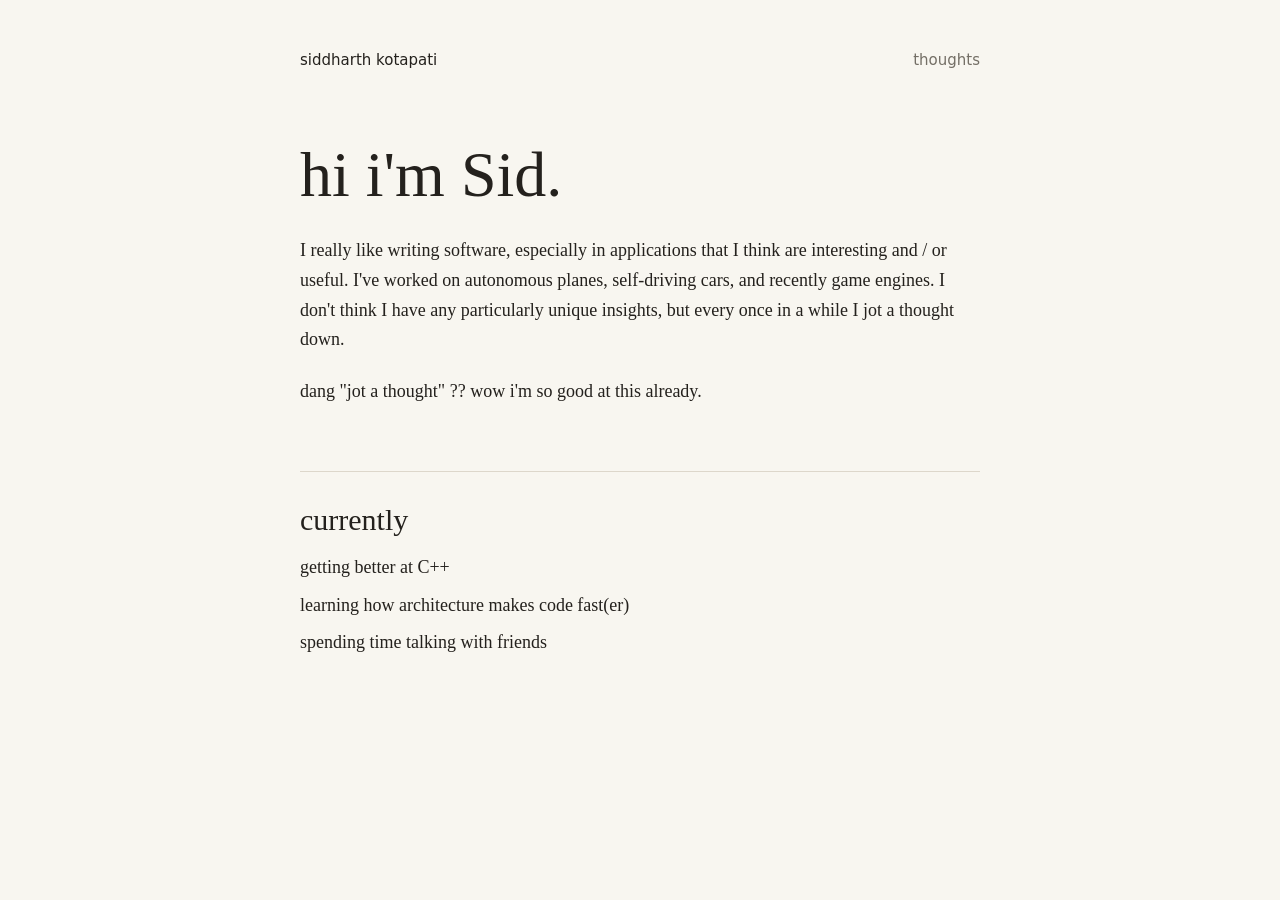
<file: index.html>
<!doctype html>
<html lang="en">
  <head>
    <meta charset="utf-8">
    <meta name="viewport" content="width=device-width, initial-scale=1">
    <title>Siddharth Kotapati</title>
    <meta
      name="description"
      content="A quiet personal notebook for thoughts, projects, and small observations."
    >
    <link rel="stylesheet" href="./styles.css">
  </head>
  <body>
    <main class="page home-page">
      <header class="site-header">
        <a class="name" href="./">siddharth kotapati</a>
        <nav aria-label="Primary">
          <a href="./thoughts/">thoughts</a>
        </nav>
      </header>

      <section class="intro" aria-labelledby="intro-title">
        <h1 id="intro-title">hi i'm Sid.</h1>
        <p>
          I really like writing software, especially in applications that I
          think are interesting and / or useful. I've worked on autonomous
          planes, self-driving cars, and recently game engines. I don't think I
          have any particularly unique insights, but every once in a while I jot
          a thought down.
        </p>
        <p>
          dang "jot a thought" ?? wow i'm so good at this
          already.
        </p>
      </section>

      <section class="section currently" aria-labelledby="currently-title">
        <h2 id="currently-title">currently</h2>
        <ul class="quiet-list">
          <li>getting better at C++</li>
          <li>learning how architecture makes code fast(er)</li>
          <li>spending time talking with friends</li>
        </ul>
      </section>
    </main>
  </body>
</html>
</file>
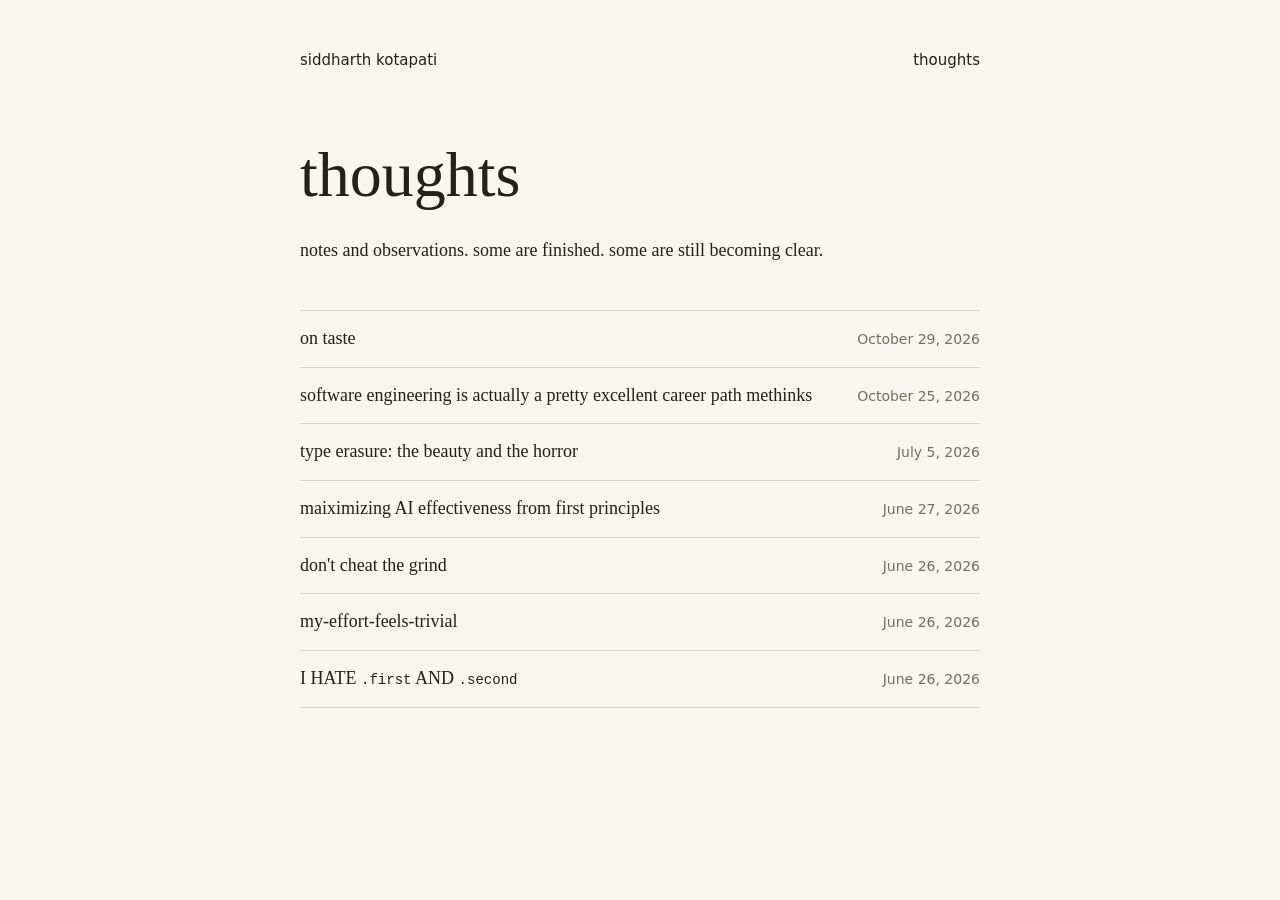
<file: thoughts/index.html>
<!doctype html>
<html lang="en">
  <head>
    <meta charset="utf-8">
    <meta name="viewport" content="width=device-width, initial-scale=1">
    <title>Thoughts - Siddharth Kotapati</title>
    <meta
      name="description"
      content="Thoughts and notes from Siddharth Kotapati."
    >
    <link rel="stylesheet" href="../styles.css">
  </head>
  <body>
    <main class="page thoughts-page">
      <header class="site-header">
        <a class="name" href="../">siddharth kotapati</a>
        <nav aria-label="Primary">
          <a aria-current="page" href="./">thoughts</a>
        </nav>
      </header>

      <section class="intro compact" aria-labelledby="thoughts-title">
        <h1 id="thoughts-title">thoughts</h1>
        <p>
          notes and observations. some are finished. some are still
          becoming clear.
        </p>
      </section>

      <ol class="thought-list archive">
        <li>
          <a href="./on-taste.html">on taste</a>
          <time datetime="2026-10-29">October 29, 2026</time>
        </li>
        <li>
          <a href="./software-engineering-is-an-excellent-career-path.html">
            software engineering is actually a pretty excellent career path methinks
          </a>
          <time datetime="2026-10-25">October 25, 2026</time>
        </li>
        <li>
          <a href="./type-erasure-the-beauty-and-the-horror.html">
            type erasure: the beauty and the horror
          </a>
          <time datetime="2026-07-05">July 5, 2026</time>
        </li>
        <li>
          <a href="./maiximizing-ai-effectiveness-from-first-principles.html">
            maiximizing AI effectiveness from first principles
          </a>
          <time datetime="2026-06-27">June 27, 2026</time>
        </li>
        <li>
          <a href="./dont-cheat-the-grind.html">
            don't cheat the grind
          </a>
          <time datetime="2026-06-26">June 26, 2026</time>
        </li>
        <li>
          <a href="./my-effort-feels-trivial.html">
            my-effort-feels-trivial
          </a>
          <time datetime="2026-06-26">June 26, 2026</time>
        </li>
        <li>
          <a href="./i-hate-the-first-and-second.html">
            I HATE <code>.first</code> AND <code>.second</code>
          </a>
          <time datetime="2026-06-26">June 26, 2026</time>
        </li>
      </ol>
    </main>
  </body>
</html>
</file>
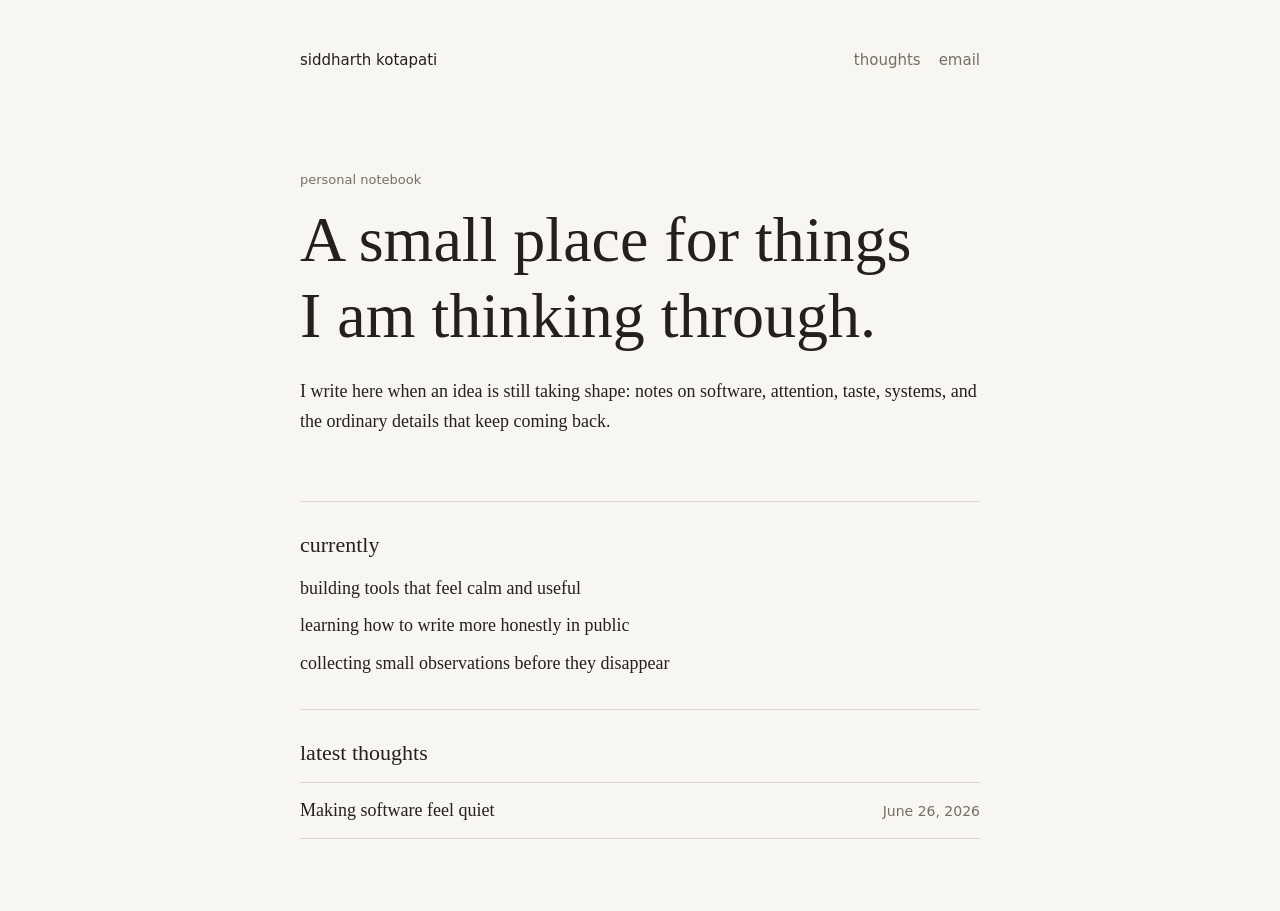
<file: website/index.html>
<!doctype html>
<html lang="en">
  <head>
    <meta charset="utf-8">
    <meta name="viewport" content="width=device-width, initial-scale=1">
    <title>Siddharth Kotapati</title>
    <meta
      name="description"
      content="A quiet personal notebook for thoughts, projects, and small observations."
    >
    <link rel="stylesheet" href="./styles.css">
  </head>
  <body>
    <main class="page">
      <header class="site-header">
        <a class="name" href="./">siddharth kotapati</a>
        <nav aria-label="Primary">
          <a href="./thoughts/">thoughts</a>
          <a href="mailto:hello@example.com">email</a>
        </nav>
      </header>

      <section class="intro" aria-labelledby="intro-title">
        <p class="kicker">personal notebook</p>
        <h1 id="intro-title">A small place for things I am thinking through.</h1>
        <p>
          I write here when an idea is still taking shape: notes on software,
          attention, taste, systems, and the ordinary details that keep coming
          back.
        </p>
      </section>

      <section class="section" aria-labelledby="currently-title">
        <h2 id="currently-title">currently</h2>
        <ul class="quiet-list">
          <li>building tools that feel calm and useful</li>
          <li>learning how to write more honestly in public</li>
          <li>collecting small observations before they disappear</li>
        </ul>
      </section>

      <section class="section" aria-labelledby="latest-title">
        <h2 id="latest-title">latest thoughts</h2>
        <ol class="thought-list">
          <li>
            <a href="./thoughts/making-software-feel-quiet.html">
              Making software feel quiet
            </a>
            <time datetime="2026-06-26">June 26, 2026</time>
          </li>
        </ol>
      </section>
    </main>
  </body>
</html>
</file>
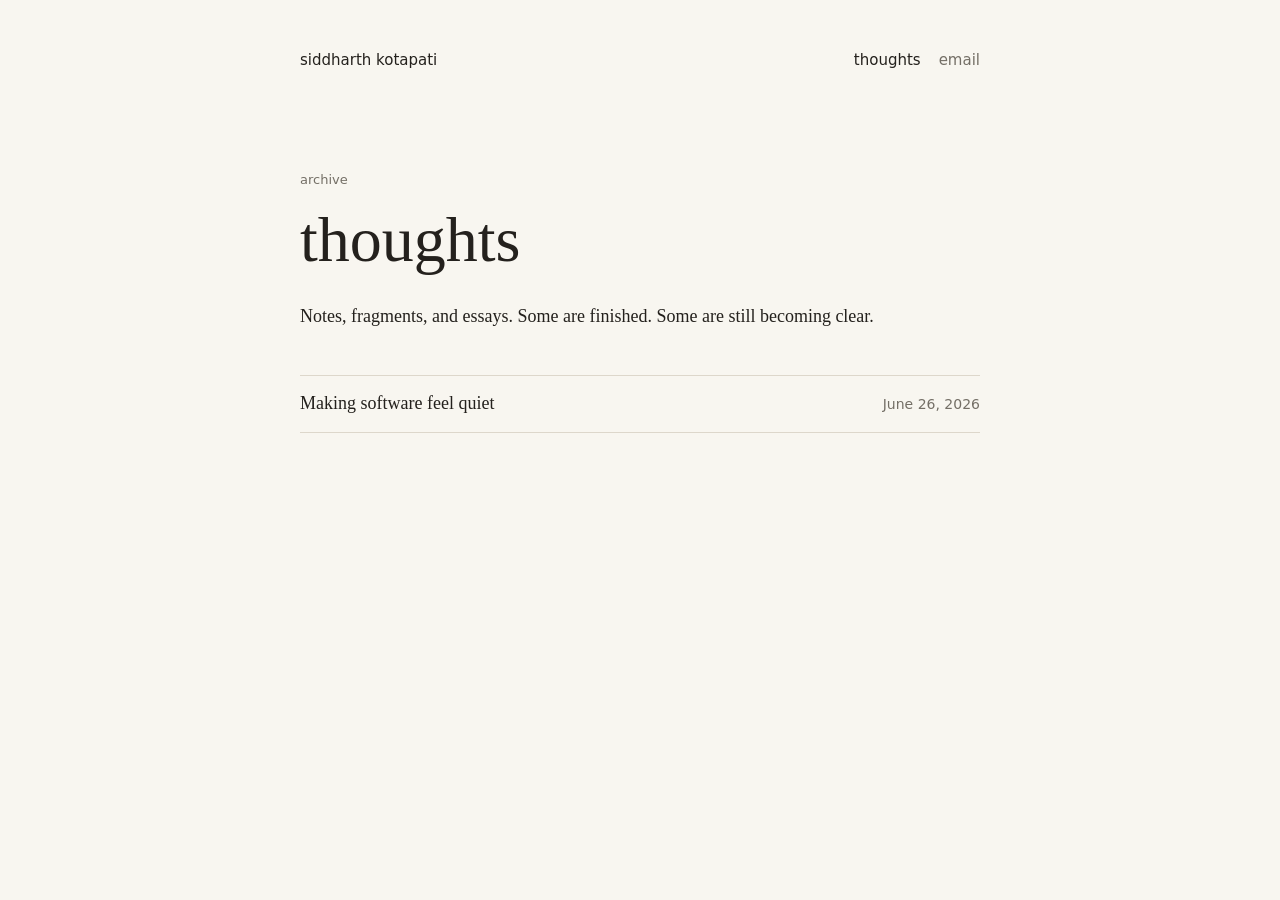
<file: website/thoughts/index.html>
<!doctype html>
<html lang="en">
  <head>
    <meta charset="utf-8">
    <meta name="viewport" content="width=device-width, initial-scale=1">
    <title>Thoughts - Siddharth Kotapati</title>
    <meta
      name="description"
      content="Thoughts and notes from Siddharth Kotapati."
    >
    <link rel="stylesheet" href="../styles.css">
  </head>
  <body>
    <main class="page">
      <header class="site-header">
        <a class="name" href="../">siddharth kotapati</a>
        <nav aria-label="Primary">
          <a aria-current="page" href="./">thoughts</a>
          <a href="mailto:hello@example.com">email</a>
        </nav>
      </header>

      <section class="intro compact" aria-labelledby="thoughts-title">
        <p class="kicker">archive</p>
        <h1 id="thoughts-title">thoughts</h1>
        <p>
          Notes, fragments, and essays. Some are finished. Some are still
          becoming clear.
        </p>
      </section>

      <ol class="thought-list archive">
        <li>
          <a href="./making-software-feel-quiet.html">
            Making software feel quiet
          </a>
          <time datetime="2026-06-26">June 26, 2026</time>
        </li>
      </ol>
    </main>
  </body>
</html>
</file>
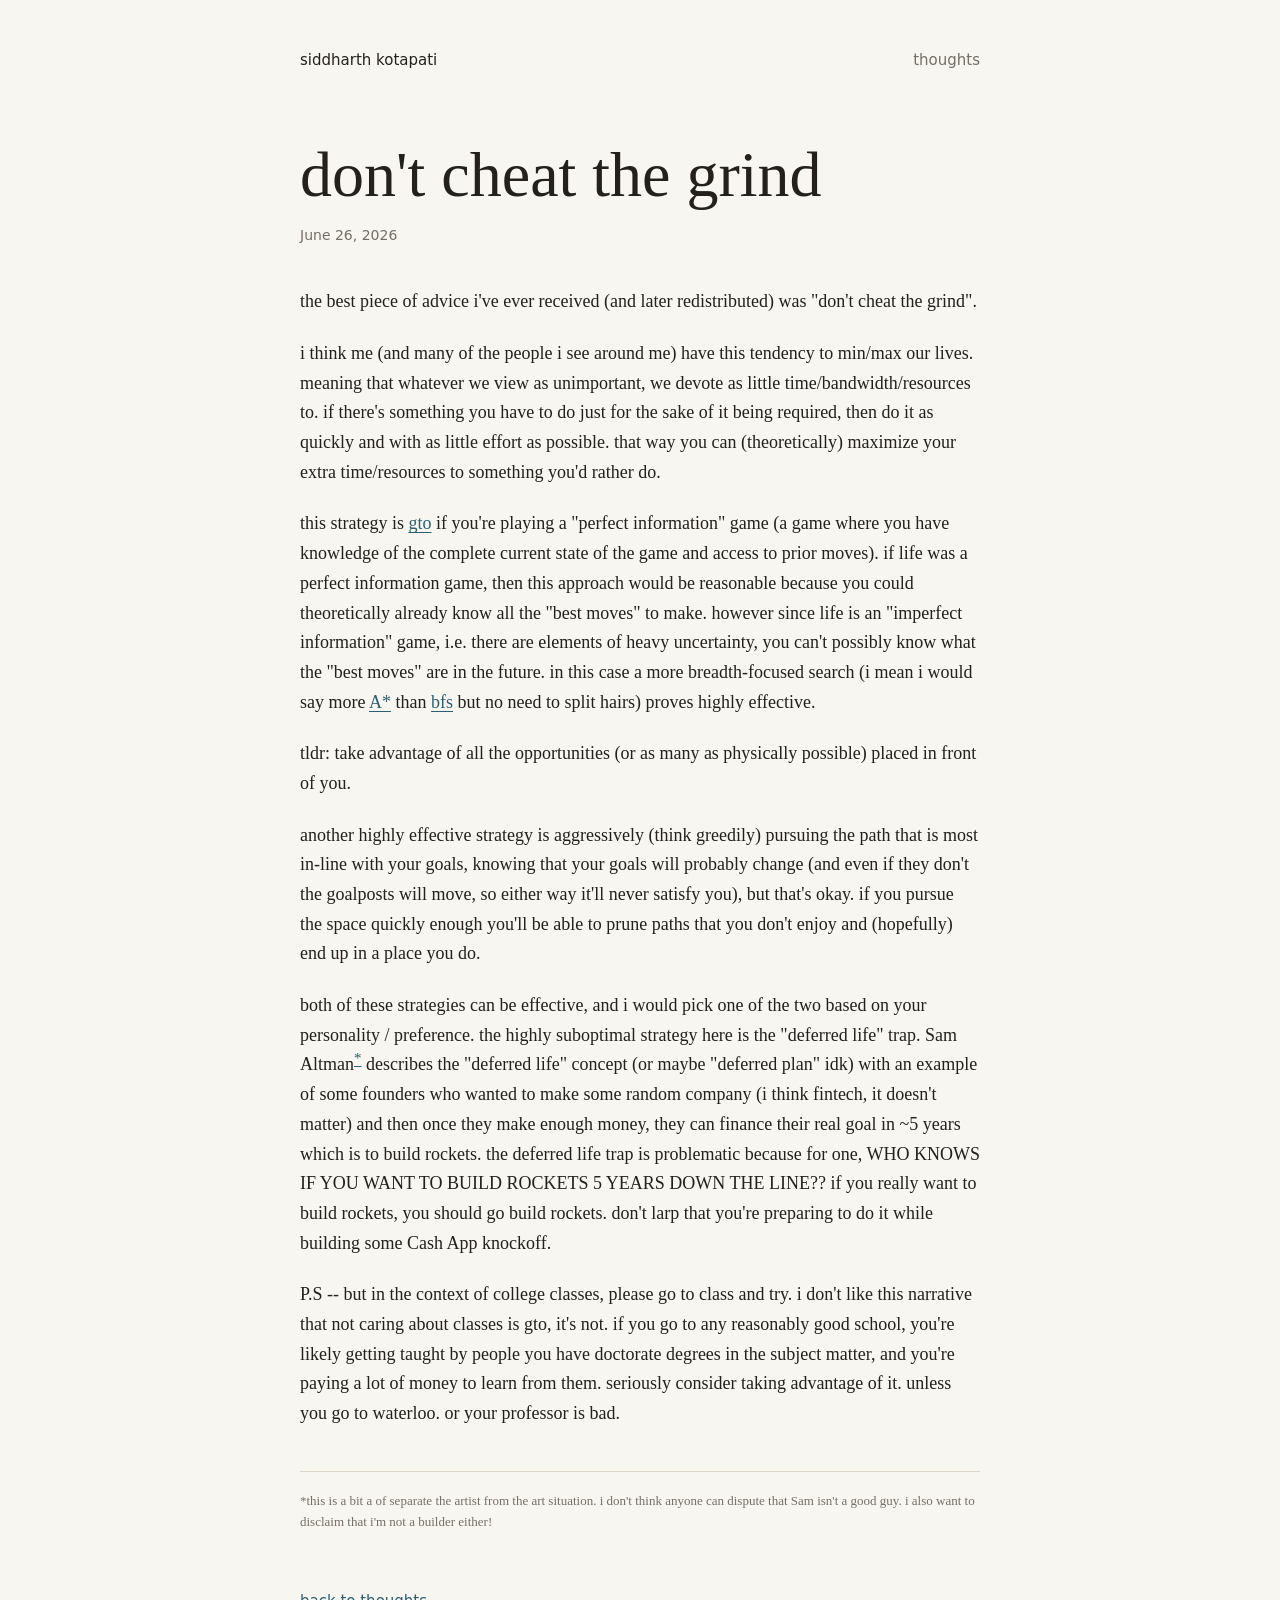
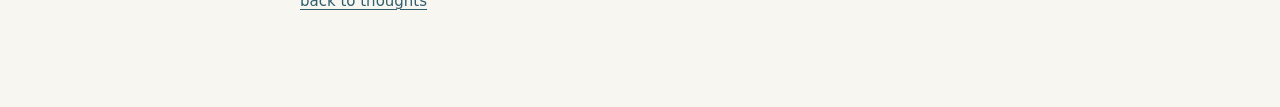
<file: thoughts/dont-cheat-the-grind.html>
<!doctype html>
<html lang="en">
  <head>
    <meta charset="utf-8">
    <meta name="viewport" content="width=device-width, initial-scale=1">
    <title>don't cheat the grind</title>
    <meta
      name="description"
      content="A note from Sid about not cheating the grind."
    >
    <link rel="stylesheet" href="../styles.css">
  </head>
  <body>
    <main class="page post-page">
      <header class="site-header">
        <a class="name" href="../">siddharth kotapati</a>
        <nav aria-label="Primary">
          <a href="./">thoughts</a>
        </nav>
      </header>

      <article class="post">
        <h1>don't cheat the grind</h1>
        <time datetime="2026-06-26">June 26, 2026</time>

        <p>
          the best piece of advice i've ever received (and later redistributed)
          was "don't cheat the grind".
        </p>

        <p>
          i think me (and many of the people i see around me) have this tendency
          to min/max our lives. meaning that whatever we view as unimportant, we
          devote as little time/bandwidth/resources to. if there's something you
          have to do just for the sake of it being required, then do it as
          quickly and with as little effort as possible. that way you can
          (theoretically) maximize your extra time/resources to something you'd
          rather do.
        </p>

        <p>
          this strategy is
          <a href="https://arxiv.org/html/2401.06168v1#:~:text=Poker%20is%20in%20the%20family%20of%20imperfect%20information%20games%20unlike%20other%20games%20such%20as%20chess%2C%20connect%20four%2C%20etc%20which%20are%20perfect%20information%20game%20instead.%20While%20many%20perfect%20information%20games%20have%20been%20solved%2C%20no%20non%2Dtrivial%20imperfect%20information%20game%20has%20been%20solved%20to%20date.">gto</a>
          if you're playing a "perfect information" game (a game where you have
          knowledge of the complete current state of the game and access to
          prior moves). if life was a perfect information game, then this
          approach would be reasonable because you could theoretically already
          know all the "best moves" to make. however since life is an
          "imperfect information" game, i.e. there are elements of heavy
          uncertainty, you can't possibly know what the "best moves" are in the
          future. in this case a more breadth-focused search (i mean i would say
          more <a href="https://en.wikipedia.org/wiki/A*_search_algorithm">A*</a>
          than
          <a href="https://en.wikipedia.org/wiki/Breadth-first_search">bfs</a>
          but no need to split hairs) proves highly effective.
        </p>

        <p>
          tldr: take advantage of all the opportunities (or as many as physically possible) placed in front of you.
        </p>

        <p>
          another highly effective strategy is aggressively (think greedily)
          pursuing the path that is most in-line with your goals, knowing that
          your goals will probably change (and even if they don't the goalposts
          will move, so either way it'll never satisfy you), but that's okay. if
          you pursue the space quickly enough you'll be able to prune paths that
          you don't enjoy and (hopefully) end up in a place you do.
        </p>

        <p>
          both of these strategies can be effective, and i would pick one of the
          two based on your personality / preference. the highly suboptimal
          strategy here is the "deferred life" trap. Sam Altman<sup><a href="#sam-altman-note">*</a></sup>    describes the
          "deferred life" concept (or maybe "deferred plan" idk) with an example of some
          founders who wanted to make some random company (i think fintech, it
          doesn't matter) and then once they make enough money, they can finance
          their real goal in ~5 years which is to build rockets. the deferred
          life trap is problematic because for one, WHO KNOWS IF YOU WANT TO
          BUILD ROCKETS 5 YEARS DOWN THE LINE?? if you really want to build
          rockets, you should go build rockets. don't larp that you're preparing
          to do it while building some Cash App knockoff.
        </p>

        <p>
          P.S --
          but in the context of college classes, please go to class and try. i
          don't like this narrative that not caring about classes is gto, it's
          not. if you go to any reasonably good school, you're likely getting taught by people you have doctorate degrees in the subject matter, and you're paying a lot of money to learn from them. seriously consider taking advantage of it. unless you go to waterloo. or your professor is bad.
        </p>

        <aside class="footnotes" aria-label="Footnotes">
          <p id="sam-altman-note">
            *this is a bit a of separate the artist from the art situation. i don't think anyone can dispute that Sam isn't a good guy. i also want to disclaim that i'm not a builder either! 
          </p>
        </aside>
      </article>

      <p class="back-link"><a href="./">back to thoughts</a></p>
    </main>
  </body>
</html>
</file>
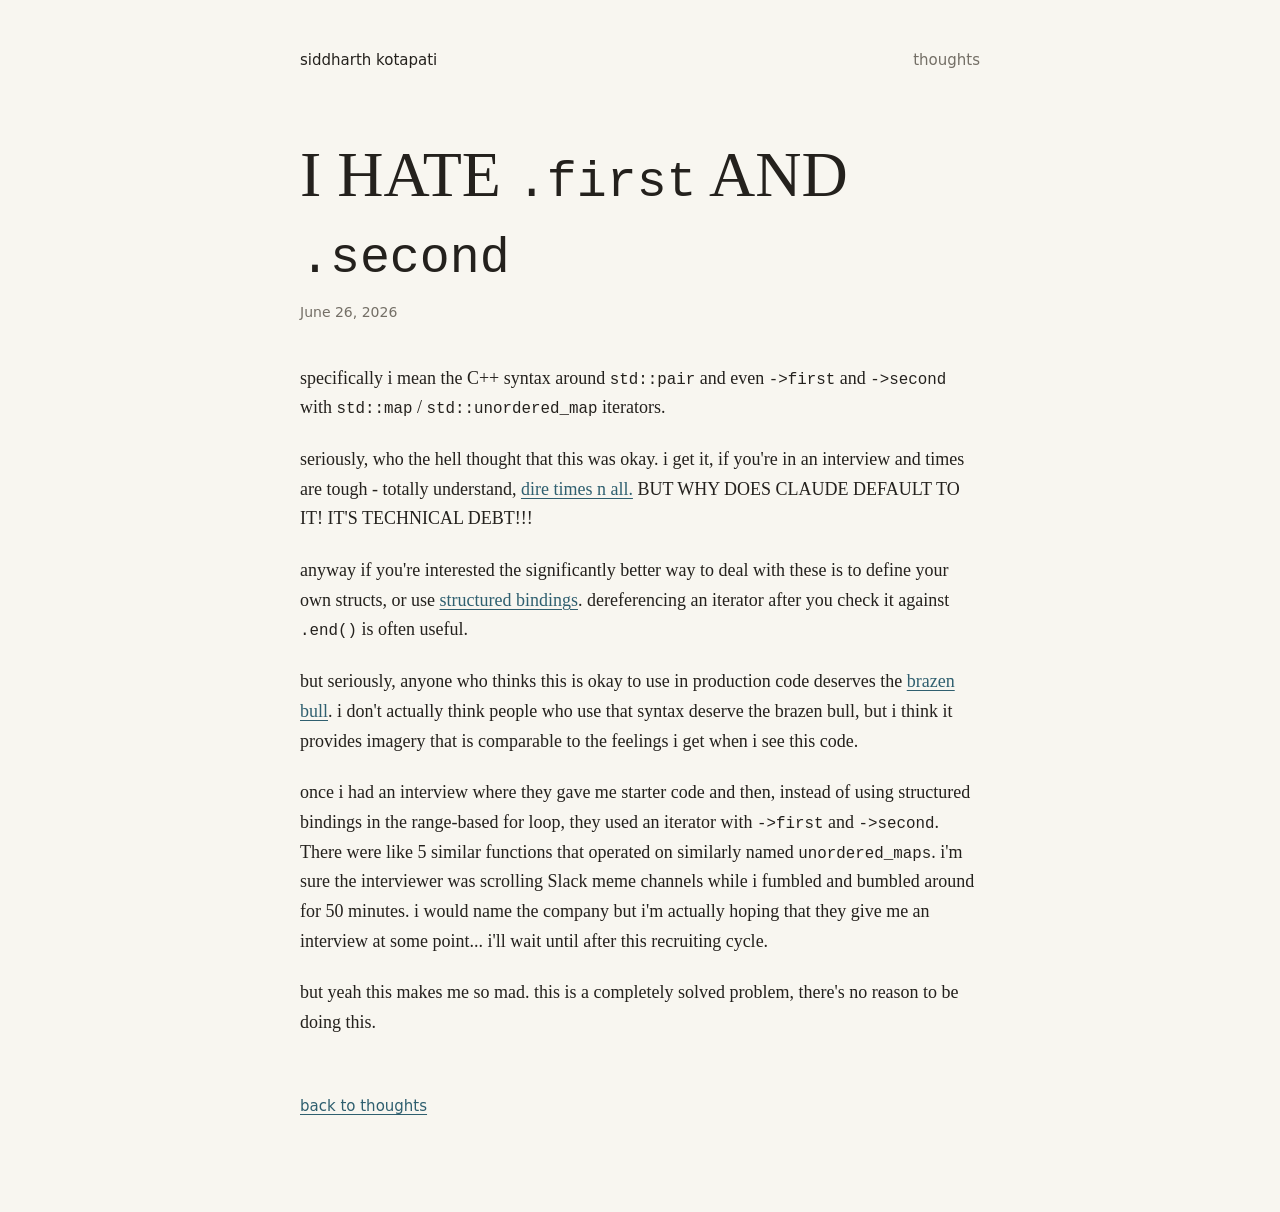
<file: thoughts/i-hate-the-first-and-second.html>
<!doctype html>
<html lang="en">
  <head>
    <meta charset="utf-8">
    <meta name="viewport" content="width=device-width, initial-scale=1">
    <title>I HATE .first AND .second</title>
    <meta
      name="description"
      content="A note from Sid about .first and .second."
    >
    <link rel="stylesheet" href="../styles.css">
  </head>
  <body>
    <main class="page post-page">
      <header class="site-header">
        <a class="name" href="../">siddharth kotapati</a>
        <nav aria-label="Primary">
          <a href="./">thoughts</a>
        </nav>
      </header>

      <article class="post">
        <h1>I HATE <code>.first</code> AND <code>.second</code></h1>
        <time datetime="2026-06-26">June 26, 2026</time>

        <p>
          specifically i mean the C++ syntax around <code>std::pair</code> and
          even <code>-&gt;first</code> and <code>-&gt;second</code> with
          <code>std::map</code> / <code>std::unordered_map</code> iterators.
        </p>

        <p>
          seriously, who the hell thought that this was okay. i get it, if
          you're in an interview and times are tough - totally understand,
          <a href="https://fortune.com/2026/03/21/entry-level-jobs-gen-z-not-their-fault/">dire times n all.</a>
          BUT WHY DOES CLAUDE DEFAULT TO IT! IT'S TECHNICAL DEBT!!!
        </p>

        <p>
          anyway if you're interested the significantly better way to deal with
          these is to define your own structs, or use
          <a href="https://www.youtube.com/watch?v=AIKAOWs213o&t=0s"
            >structured bindings</a
          >. dereferencing an iterator after you check it against
          <code>.end()</code> is often useful.
        </p>

        <p>
          but seriously, anyone who thinks this is okay to use in production
          code deserves the
          <a href="https://en.wikipedia.org/wiki/Brazen_bull">brazen bull</a>.
          i don't actually think people who use that syntax deserve the brazen
          bull, but i think it provides imagery that is comparable to the
          feelings i get when i see this code.
        </p>

        <p>
          once i had an interview where they gave me starter code and then,
          instead of using structured bindings in the range-based for loop, they
          used an iterator with <code>-&gt;first</code> and
          <code>-&gt;second</code>. There were like 5 similar functions that
          operated on similarly named
          <code>unordered_maps</code>. i'm sure the interviewer was scrolling
          Slack meme channels while i fumbled and bumbled around for 50 minutes.
          i would name the company but i'm actually hoping that they give me an
          interview at some point... i'll wait until after this recruiting
          cycle.
        </p>

        <p>
          but yeah this makes me so mad. this is a completely solved problem,
          there's no reason to be doing this.
        </p>
      </article>

      <p class="back-link"><a href="./">back to thoughts</a></p>
    </main>
  </body>
</html>
</file>
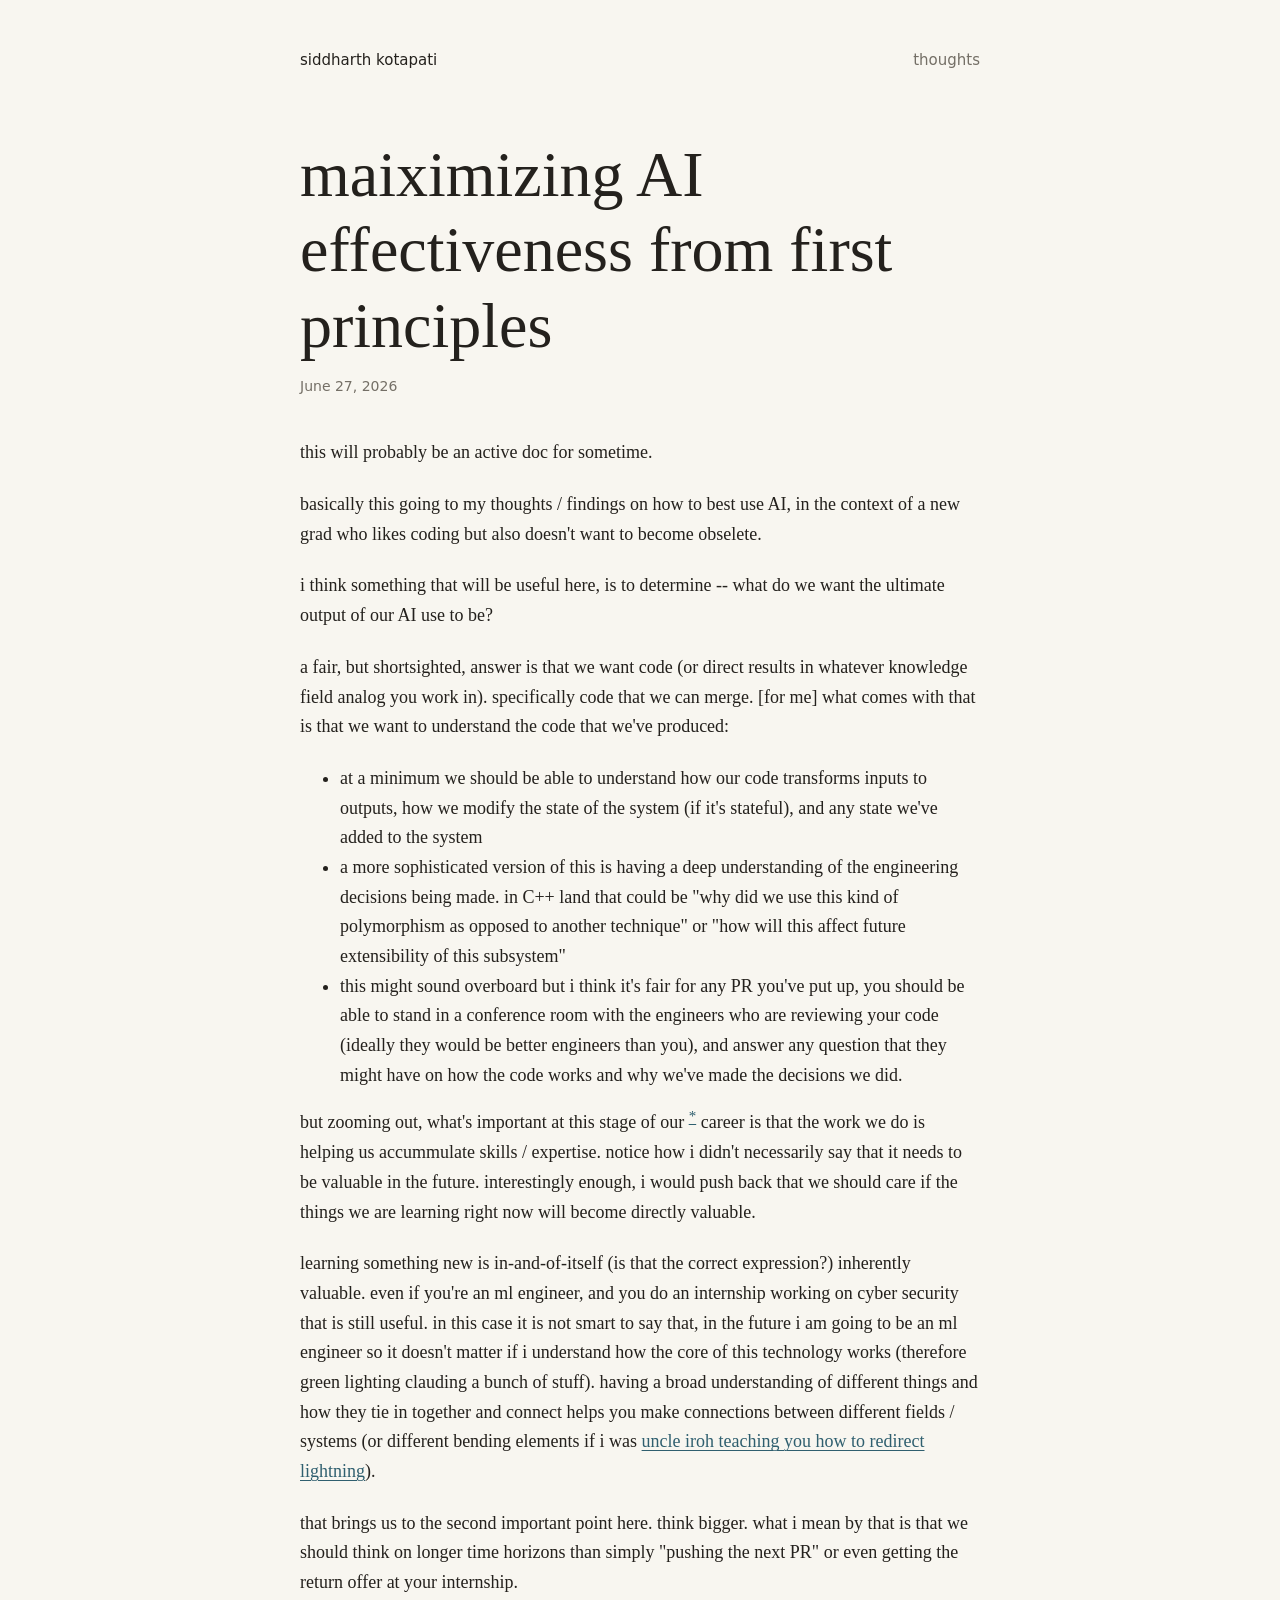
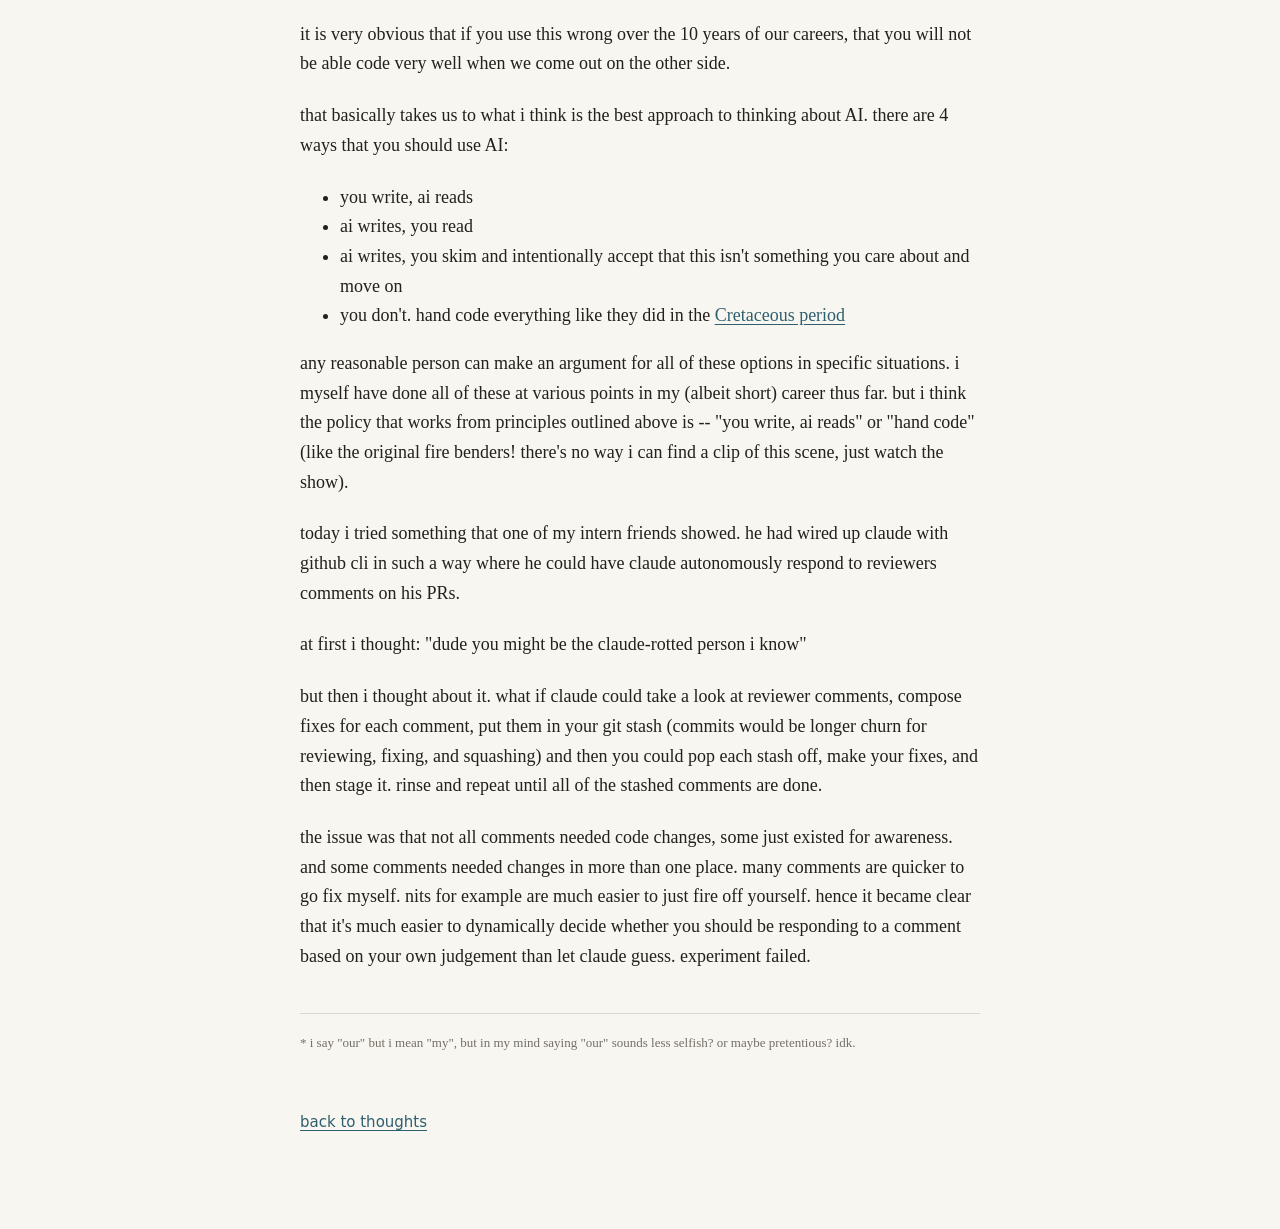
<file: thoughts/maiximizing-ai-effectiveness-from-first-principles.html>
<!doctype html>
<html lang="en">
  <head>
    <meta charset="utf-8">
    <meta name="viewport" content="width=device-width, initial-scale=1">
    <title>maiximizing AI effectiveness from first principles</title>
    <meta
      name="description"
      content="A note from Sid about AI effectiveness from first principles."
    >
    <link rel="stylesheet" href="../styles.css">
  </head>
  <body>
    <main class="page post-page">
      <header class="site-header">
        <a class="name" href="../">siddharth kotapati</a>
        <nav aria-label="Primary">
          <a href="./">thoughts</a>
        </nav>
      </header>

      <article class="post">
        <h1>maiximizing AI effectiveness from first principles</h1>
        <time datetime="2026-06-27">June 27, 2026</time>

        <p>
          this will probably be an active doc for sometime. 
        </p>

        <p>
          basically this going to my thoughts / findings on how to best use AI, in the context of a new grad who likes coding but also doesn't want to become obselete.
        </p>


        <p>
          i think something that will be useful here, is to determine -- what do we want the ultimate output of our AI use to be?
        </p>

        <p>
          a fair, but shortsighted, answer is that we want code (or direct results in whatever knowledge field analog you work in). specifically code that we can merge. [for me] what comes with that is that we want to understand the code that we've produced:
        </p>

        <ul>
          <li>
            at a minimum we should be able to understand how our code transforms inputs to outputs, how we modify the state of the system (if it's stateful), and any state we've added to the system
          </li>
          <li>
            a more sophisticated version of this is having a deep understanding of the engineering decisions being made. in C++ land that could be "why did we use this kind of polymorphism as opposed to another technique" or "how will this affect future extensibility of this subsystem"
          </li>
          <li>
            this might sound overboard but i think it's fair for any PR you've put up, you should be able to stand in a conference room with the engineers who are reviewing your code (ideally they would be better engineers than you), and answer any question that they might have on how the code works and why we've made the decisions we did.
          </li>
        </ul>

        <p>
          but zooming out, what's important at this stage of our <sup><a href="#career-note">*</a></sup> career is that the work we do is helping us accummulate skills / expertise. notice how i didn't necessarily say that it needs to be valuable in the future. interestingly enough, i would push back that we should care if the things we are learning right now will become directly valuable. 
        </p>
        <p>
          learning something new is in-and-of-itself (is that the correct expression?) inherently valuable. even if you're an ml engineer, and you do an internship working on cyber security that is still useful. in this case it is not smart to say that, in the future i am going to be an ml engineer so it doesn't matter if i understand how the core of this technology works (therefore green lighting clauding a bunch of stuff). having a broad understanding of different things and how they tie in together and connect helps you make connections between different fields / systems (or different bending elements if i was <a href="https://www.youtube.com/watch?v=cNBgrMNmOJk">uncle iroh teaching you how to redirect lightning</a>).
        </p>

        <p>
          that brings us to the second important point here. think bigger. what i mean by that is that we should think on longer time horizons than simply "pushing the next PR" or even getting the return offer at your internship.
        </p>
        
        <p>
          it is very obvious that if you use this wrong over the 10 years of our careers, that you will not be able code very well when we come out on the other side.
        </p>

        <p>
          that basically takes us to what i think is the best approach to thinking about AI. there are 4 ways that you should use AI:
        </p>

        <ul>
          <li>
            you write, ai reads
          </li>
          <li>
            ai writes, you read
          </li>
          <li>
            ai writes, you skim and intentionally accept that this isn't something you care about and move on
          </li>
          <li>
            you don't. hand code everything like they did in the
            <a href="https://en.wikipedia.org/wiki/Cretaceous">Cretaceous period</a>
          </li>
        </ul>

        <p>
          any reasonable person can make an argument for all of these options in specific situations. i myself have done all of these at various points in my (albeit short) career thus far. but i think the policy that works from principles outlined above is -- "you write, ai reads" or "hand code" (like the original fire benders! there's no way i can find a clip of this scene, just watch the show).
        </p>

        <p>
          today i tried something that one of my intern friends showed. he had wired up claude with github cli in such a way where he could have claude autonomously respond to reviewers comments on his PRs.
        </p>

        <p>
          at first i thought: "dude you might be the claude-rotted person i know"
        </p>

        <p>
          but then i thought about it. what if claude could take a look at reviewer comments, compose fixes for each comment, put them in your git stash (commits would be longer churn for reviewing, fixing, and squashing) and then you could pop each stash off, make your fixes, and then stage it. rinse and repeat until all of the stashed comments are done.
        </p>

        <p>
          the issue was that not all comments needed code changes, some just existed for awareness. and some comments needed changes in more than one place. many comments are quicker to go fix myself. nits for example are much easier to just fire off yourself. hence it became clear that it's much easier to dynamically decide whether you should be responding to a comment based on your own judgement than let claude guess. experiment failed.
        </p>

        <aside class="footnotes" aria-label="Footnotes">
          <p id="career-note">
            * i say "our" but i mean "my", but in my mind saying "our" sounds less selfish? or maybe pretentious? idk.
        </p>
      </article>

      <p class="back-link"><a href="./">back to thoughts</a></p>
    </main>
  </body>
</html>
</file>
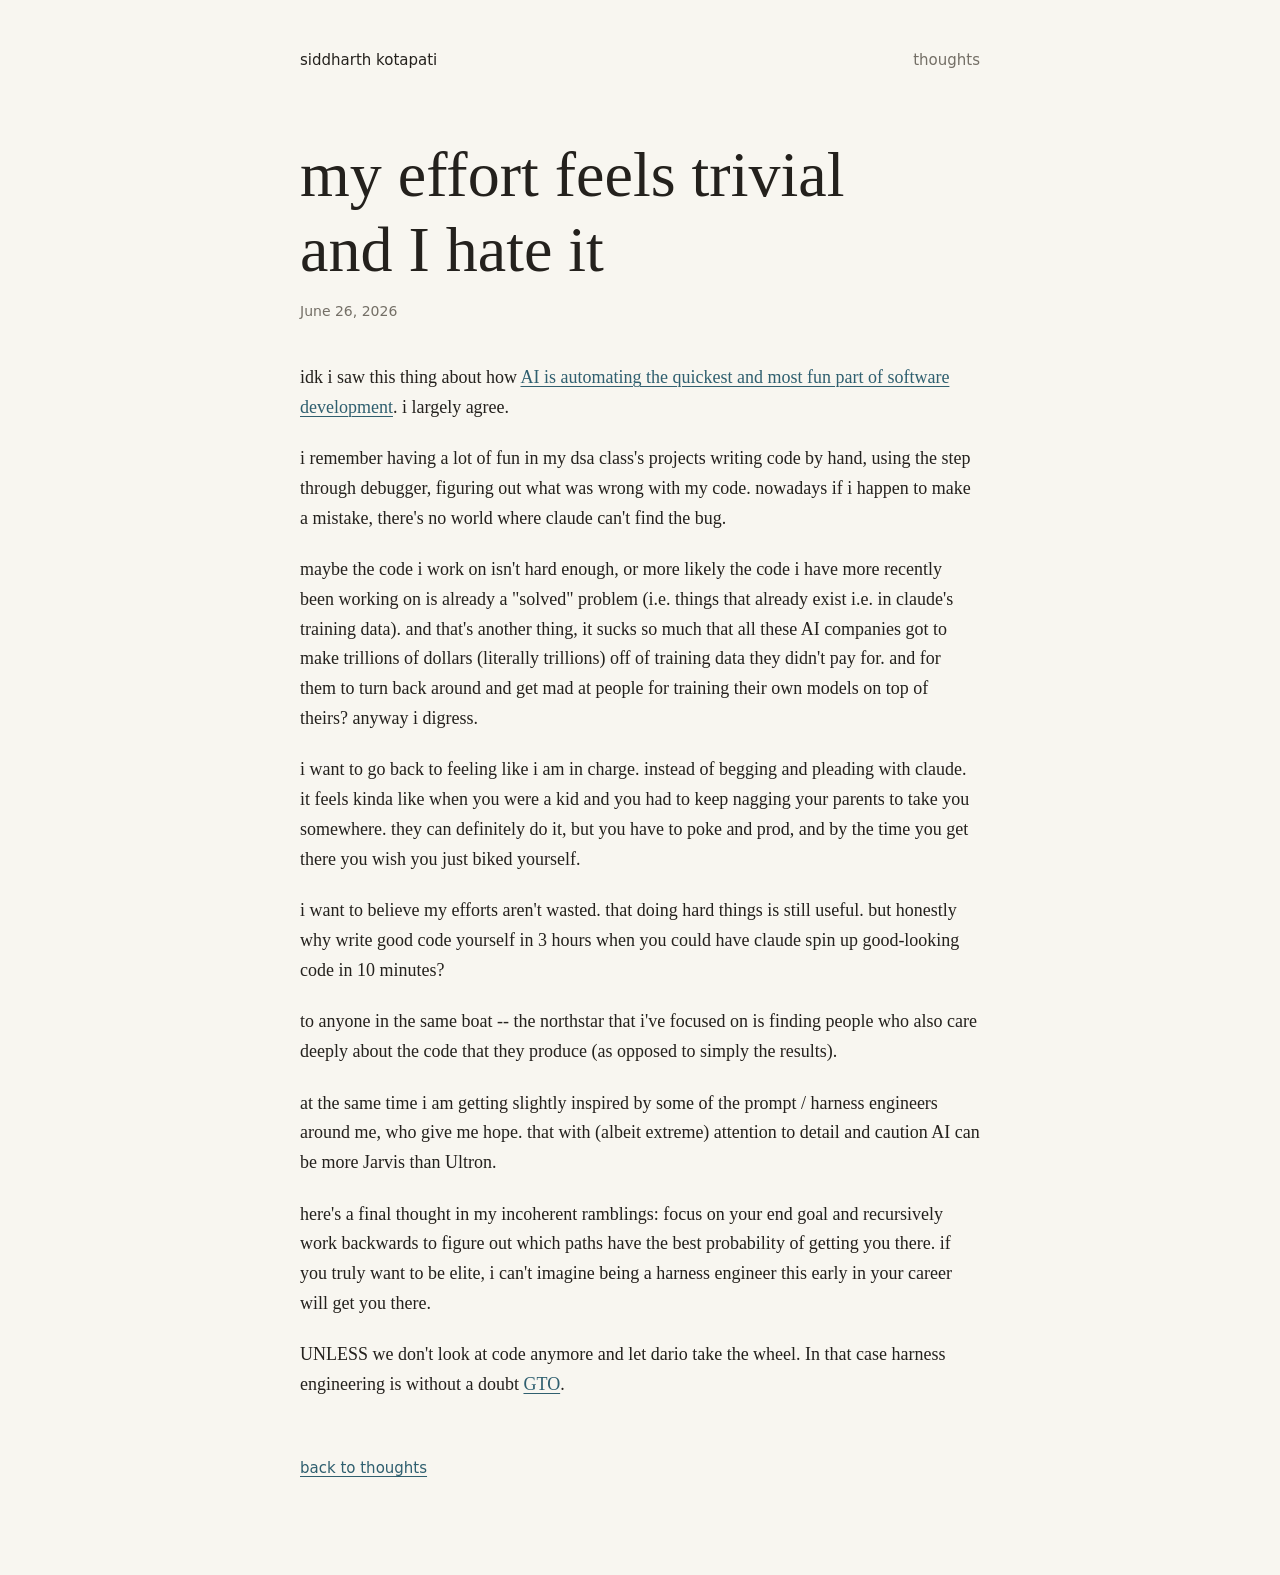
<file: thoughts/my-effort-feels-trivial-and-i-hate-it.html>
<!doctype html>
<html lang="en">
  <head>
    <meta charset="utf-8">
    <meta name="viewport" content="width=device-width, initial-scale=1">
    <title>my effort feels trivial and i hate it</title>
    <meta
      name="description"
      content="A note from Sid about effort feeling trivial."
    >
    <link rel="stylesheet" href="../styles.css">
  </head>
  <body>
    <main class="page post-page">
      <header class="site-header">
        <a class="name" href="../">siddharth kotapati</a>
        <nav aria-label="Primary">
          <a href="./">thoughts</a>
        </nav>
      </header>

      <article class="post">
        <h1>my effort feels trivial and I hate it</h1>
        <time datetime="2026-06-26">June 26, 2026</time>

        <p>
          idk i saw this thing about how
          <a href="https://www.youtube.com/watch?v=c6yN06GKRNQ"
            >AI is automating the quickest and most fun part of software
            development</a
          >. i largely agree.
        </p>

        <p>
          i remember having a lot of fun in my dsa class's projects writing
          code by hand, using the step through debugger, figuring out what was
          wrong with my code. nowadays if i happen to make a mistake, there's no
          world where claude can't find the bug.
        </p>

        <p>
          maybe the code i work on isn't hard enough, or more likely the code i
          have more recently been working on is already a "solved" problem (i.e.
          things that already exist i.e. in claude's training data). and that's
          another thing, it sucks so much that all these AI companies got to make
          trillions of dollars (literally trillions) off of training data they
          didn't pay for. and for them to turn back around and get mad at people
          for training their own models on top of theirs? anyway i digress.
        </p>

        <p>
          i want to go back to feeling like i am in charge. instead of begging
          and pleading with claude. it feels kinda like when you were a kid and
          you had to keep nagging your parents to take you somewhere. they can
          definitely do it, but you have to poke and prod, and by the time you
          get there you wish you just biked yourself.
        </p>

        <p>
          i want to believe my efforts aren't wasted. that doing hard things is
          still useful. but honestly why write good code yourself in 3 hours
          when you could have claude spin up good-looking code in 10 minutes?
        </p>

        <p>
          to anyone in the same boat -- the northstar that i've focused on is
          finding people who also care deeply about the code that they produce
          (as opposed to simply the results).
        </p>

        <p>
          at the same time i am getting slightly inspired by some of the prompt /
          harness engineers around me, who give me hope. that with (albeit
          extreme) attention to detail and caution AI can be more Jarvis than
          Ultron.
        </p>

        <p>
          here's a final thought in my incoherent ramblings: focus on your end
          goal and recursively work backwards to figure out which paths have the
          best probability of getting you there. if you truly want to be elite, i
          can't imagine being a harness engineer this early in your career will
          get you there.
        </p>

        <p>
          UNLESS we don't look at code anymore and let dario take the wheel. In
          that case harness engineering is without a doubt
          <a href="https://arxiv.org/html/2401.06168v1#:~:text=GTO%20(Game%20Theory%20Optimal)%20poker,everyone%20would%20generate%200%20profit.">GTO</a>.
        </p>
      </article>

      <p class="back-link"><a href="./">back to thoughts</a></p>
    </main>
  </body>
</html>
</file>
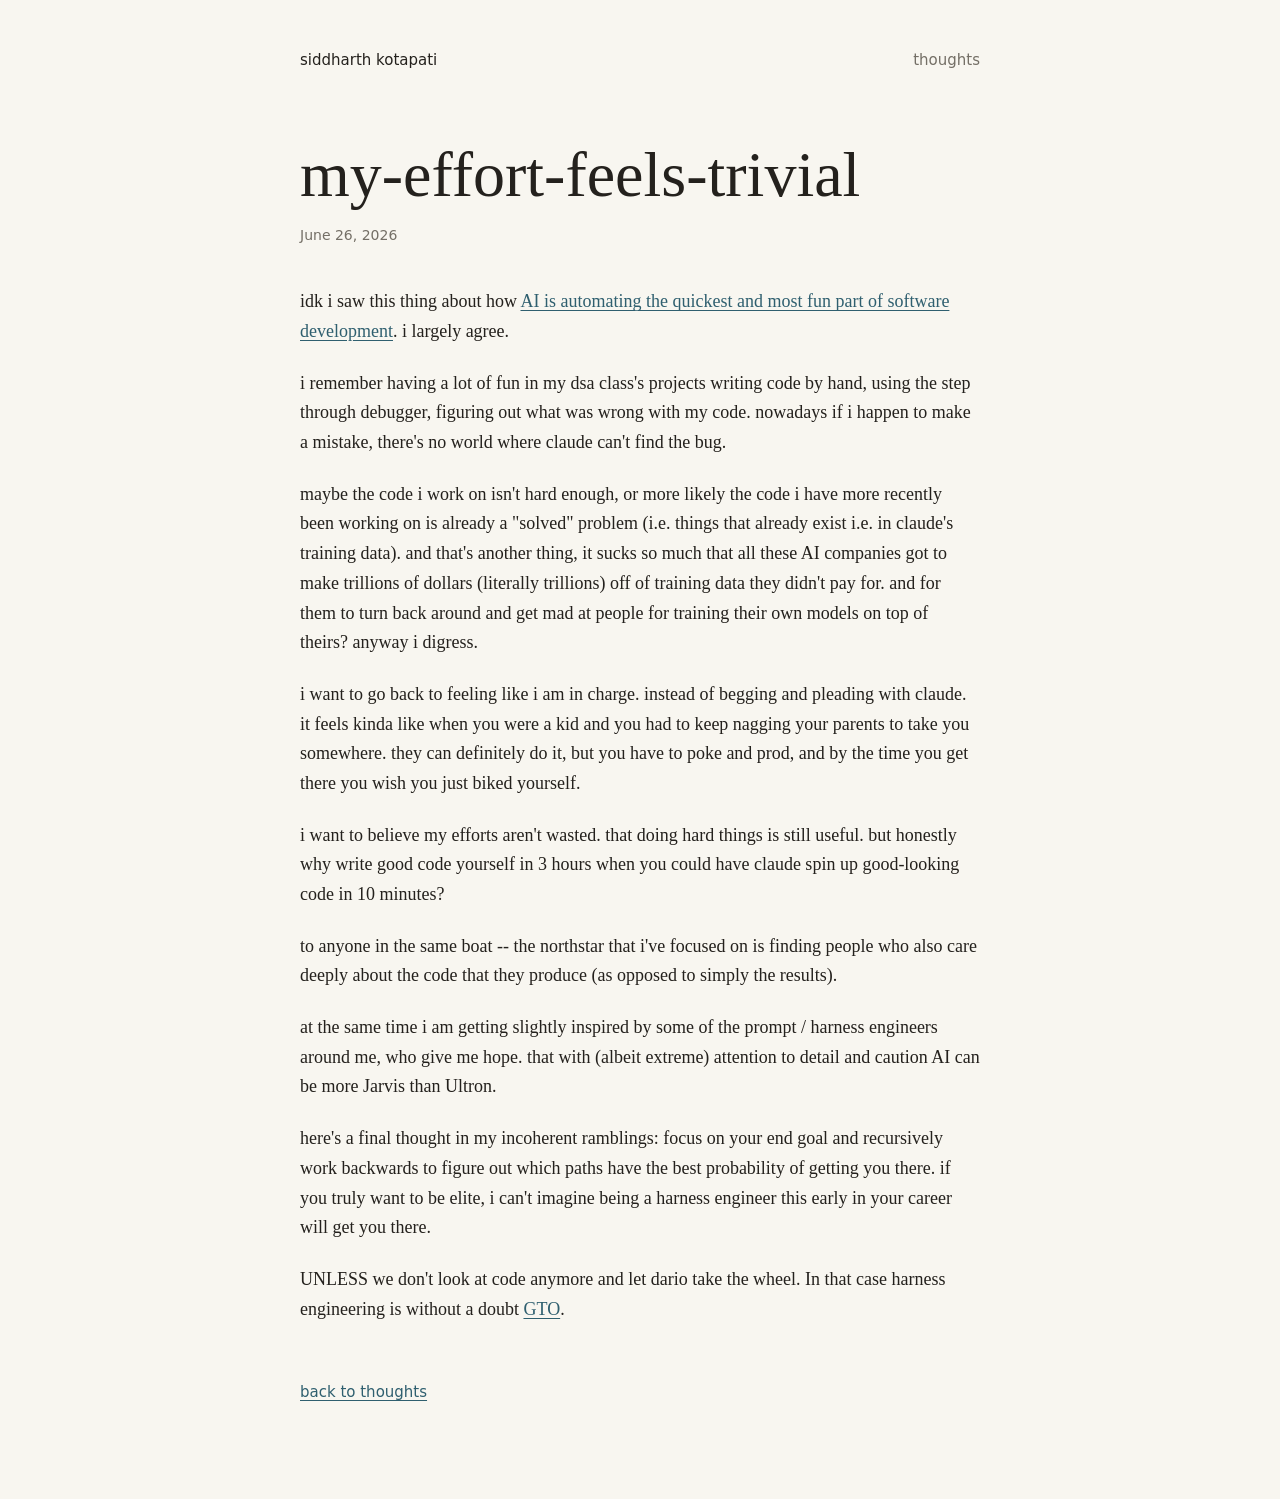
<file: thoughts/my-effort-feels-trivial.html>
<!doctype html>
<html lang="en">
  <head>
    <meta charset="utf-8">
    <meta name="viewport" content="width=device-width, initial-scale=1">
    <title>my-effort-feels-trivial</title>
    <meta
      name="description"
      content="A note from Sid about effort feeling trivial."
    >
    <link rel="stylesheet" href="../styles.css">
  </head>
  <body>
    <main class="page post-page">
      <header class="site-header">
        <a class="name" href="../">siddharth kotapati</a>
        <nav aria-label="Primary">
          <a href="./">thoughts</a>
        </nav>
      </header>

      <article class="post">
        <h1>my-effort-feels-trivial</h1>
        <time datetime="2026-06-26">June 26, 2026</time>

        <p>
          idk i saw this thing about how
          <a href="https://www.youtube.com/watch?v=c6yN06GKRNQ"
            >AI is automating the quickest and most fun part of software
            development</a
          >. i largely agree.
        </p>

        <p>
          i remember having a lot of fun in my dsa class's projects writing
          code by hand, using the step through debugger, figuring out what was
          wrong with my code. nowadays if i happen to make a mistake, there's no
          world where claude can't find the bug.
        </p>

        <p>
          maybe the code i work on isn't hard enough, or more likely the code i
          have more recently been working on is already a "solved" problem (i.e.
          things that already exist i.e. in claude's training data). and that's
          another thing, it sucks so much that all these AI companies got to make
          trillions of dollars (literally trillions) off of training data they
          didn't pay for. and for them to turn back around and get mad at people
          for training their own models on top of theirs? anyway i digress.
        </p>

        <p>
          i want to go back to feeling like i am in charge. instead of begging
          and pleading with claude. it feels kinda like when you were a kid and
          you had to keep nagging your parents to take you somewhere. they can
          definitely do it, but you have to poke and prod, and by the time you
          get there you wish you just biked yourself.
        </p>

        <p>
          i want to believe my efforts aren't wasted. that doing hard things is
          still useful. but honestly why write good code yourself in 3 hours
          when you could have claude spin up good-looking code in 10 minutes?
        </p>

        <p>
          to anyone in the same boat -- the northstar that i've focused on is
          finding people who also care deeply about the code that they produce
          (as opposed to simply the results).
        </p>

        <p>
          at the same time i am getting slightly inspired by some of the prompt /
          harness engineers around me, who give me hope. that with (albeit
          extreme) attention to detail and caution AI can be more Jarvis than
          Ultron.
        </p>

        <p>
          here's a final thought in my incoherent ramblings: focus on your end
          goal and recursively work backwards to figure out which paths have the
          best probability of getting you there. if you truly want to be elite, i
          can't imagine being a harness engineer this early in your career will
          get you there.
        </p>

        <p>
          UNLESS we don't look at code anymore and let dario take the wheel. In
          that case harness engineering is without a doubt
          <a href="https://arxiv.org/html/2401.06168v1#:~:text=GTO%20(Game%20Theory%20Optimal)%20poker,everyone%20would%20generate%200%20profit.">GTO</a>.
        </p>
      </article>

      <p class="back-link"><a href="./">back to thoughts</a></p>
    </main>
  </body>
</html>
</file>
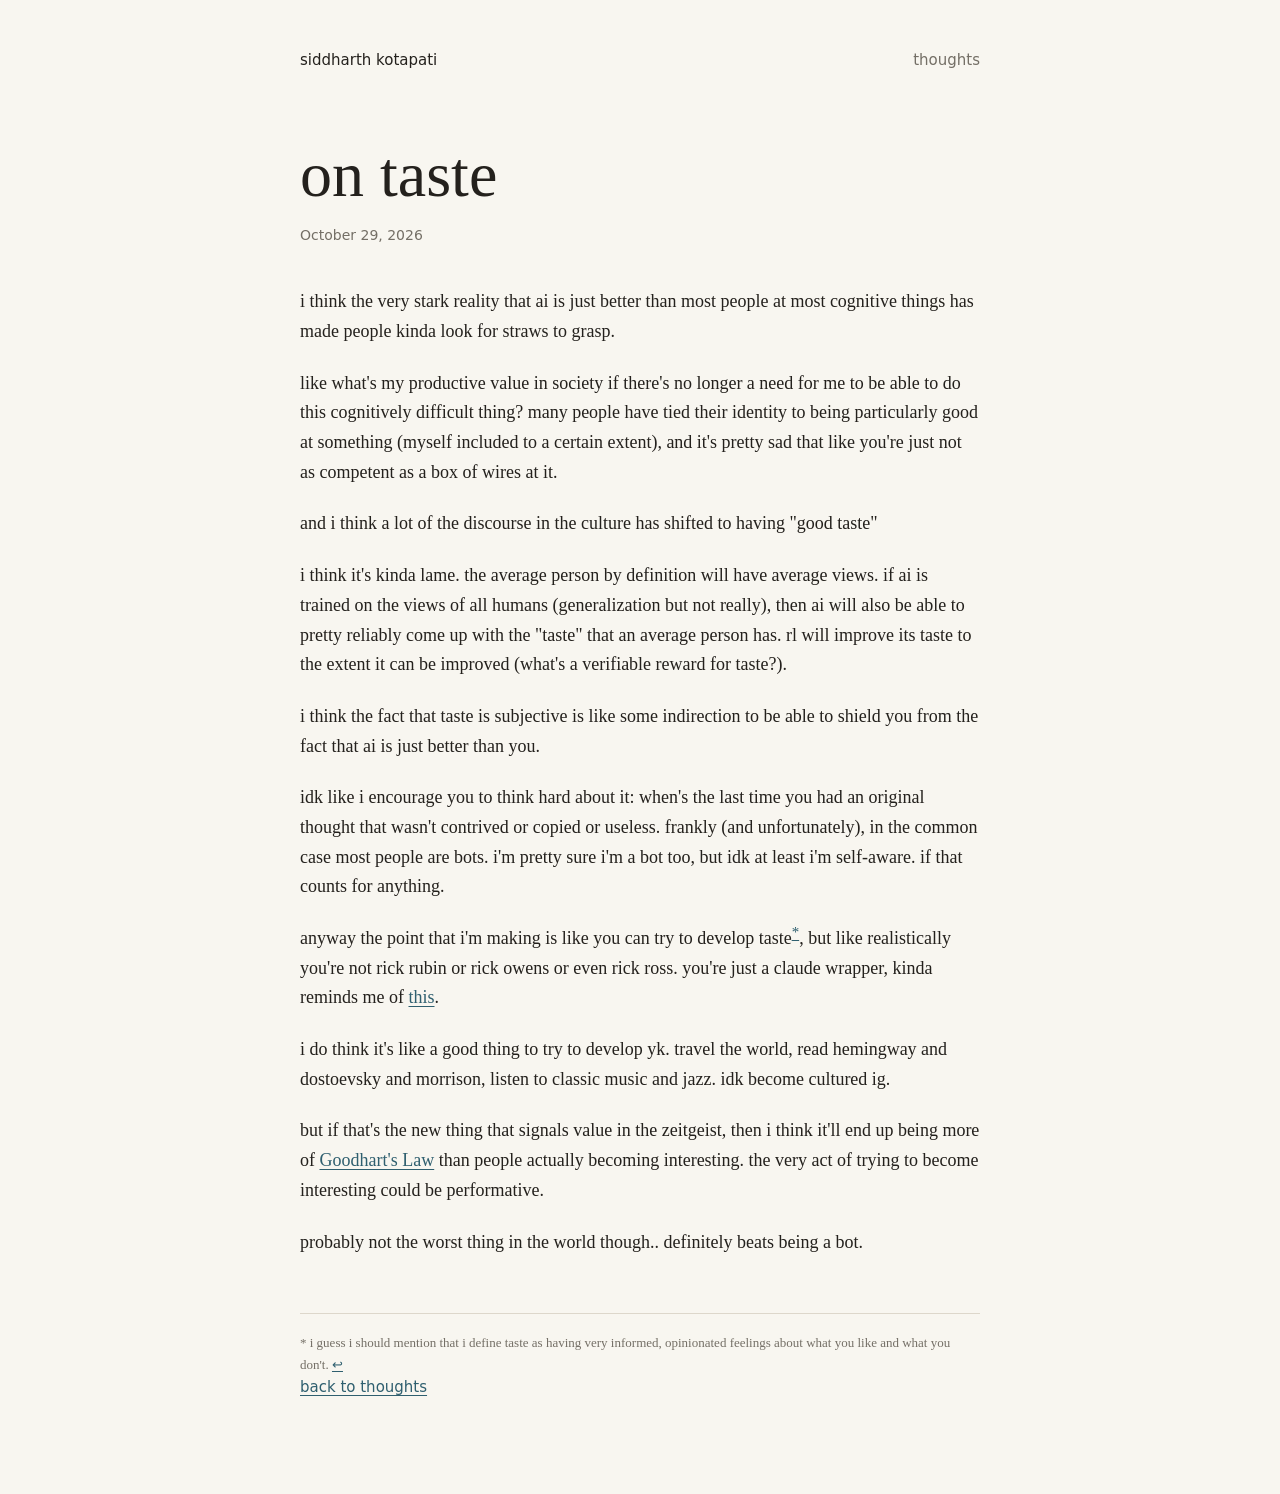
<file: thoughts/on-taste.html>
<!doctype html>
<html lang="en">
  <head>
    <meta charset="utf-8">
    <meta name="viewport" content="width=device-width, initial-scale=1">
    <title>on taste</title>
    <meta
      name="description"
      content="A note from Sid on taste, AI, and finding meaning in what we value."
    >
    <link rel="stylesheet" href="../styles.css">
  </head>
  <body>
    <main class="page post-page">
      <header class="site-header">
        <a class="name" href="../">siddharth kotapati</a>
        <nav aria-label="Primary">
          <a href="./">thoughts</a>
        </nav>
      </header>

      <article class="post">
        <h1>on taste</h1>
        <time datetime="2026-10-29">October 29, 2026</time>

        <p>
          i think the very stark reality that ai is just better than most
          people at most cognitive things has made people kinda look for straws
          to grasp.
        </p>

        <p>
          like what's my productive value in society if there's no longer a
          need for me to be able to do this cognitively difficult thing? many
          people have tied their identity to being particularly good at
          something (myself included to a certain extent), and it's pretty sad
          that like you're just not as competent as a box of wires at it.
        </p>

        <p>
          and i think a lot of the discourse in the culture has shifted to
          having "good taste"
        </p>

        <p>
          i think it's kinda lame. the average person by definition will have
          average views. if ai is trained on the views of all humans
          (generalization but not really), then ai will also be able
          to pretty reliably come up with the "taste" that an average person
          has. rl will improve its taste to the extent it can be improved
          (what's a verifiable reward for taste?).
        </p>

        <p>
          i think the fact that taste is subjective is like some indirection to
          be able to shield you from the fact that ai is just better than you.
        </p>

        <p>
          idk like i encourage you to think hard about it: when's the last time
          you had an original thought that wasn't contrived or copied or
          useless. frankly (and unfortunately), in the common case most people
          are bots. i'm pretty sure i'm a bot too, but idk at least i'm
          self-aware. if that counts for anything.
        </p>

        <p>
          anyway the point that i'm making is like you can try to develop
          taste<sup><a id="taste-note" href="#taste-definition">*</a></sup>,
          but like realistically you're not rick rubin or rick owens or even
          rick ross. you're just a claude wrapper, kinda reminds me of
          <a href="https://www.youtube.com/watch?v=siHfHUm3HGE">this</a>.
        </p>

        <p>
          i do think it's like a good thing to try to develop yk. travel the
          world, read hemingway and dostoevsky and morrison, listen to classic
          music and jazz. idk become cultured ig.
        </p>

        <p>
          but if that's the new thing that signals value in the zeitgeist, then
          i think it'll end up being more of
          <a href="https://en.wikipedia.org/wiki/Goodhart%27s_law"
            >Goodhart's Law</a
          >
          than people actually becoming interesting. the very act of trying to
          become interesting could be performative.
        </p>

        <p>probably not the worst thing in the world though.. definitely beats being a bot.</p>
      </article>

      <aside class="footnotes" aria-label="Footnotes">
        <p id="taste-definition">
          * i guess i should mention that i define taste as having very
          informed, opinionated feelings about what you like and what you don't.
          <a href="#taste-note">↩</a>
        </p>
      </aside>

      <p class="back-link"><a href="./">back to thoughts</a></p>
    </main>
  </body>
</html>
</file>
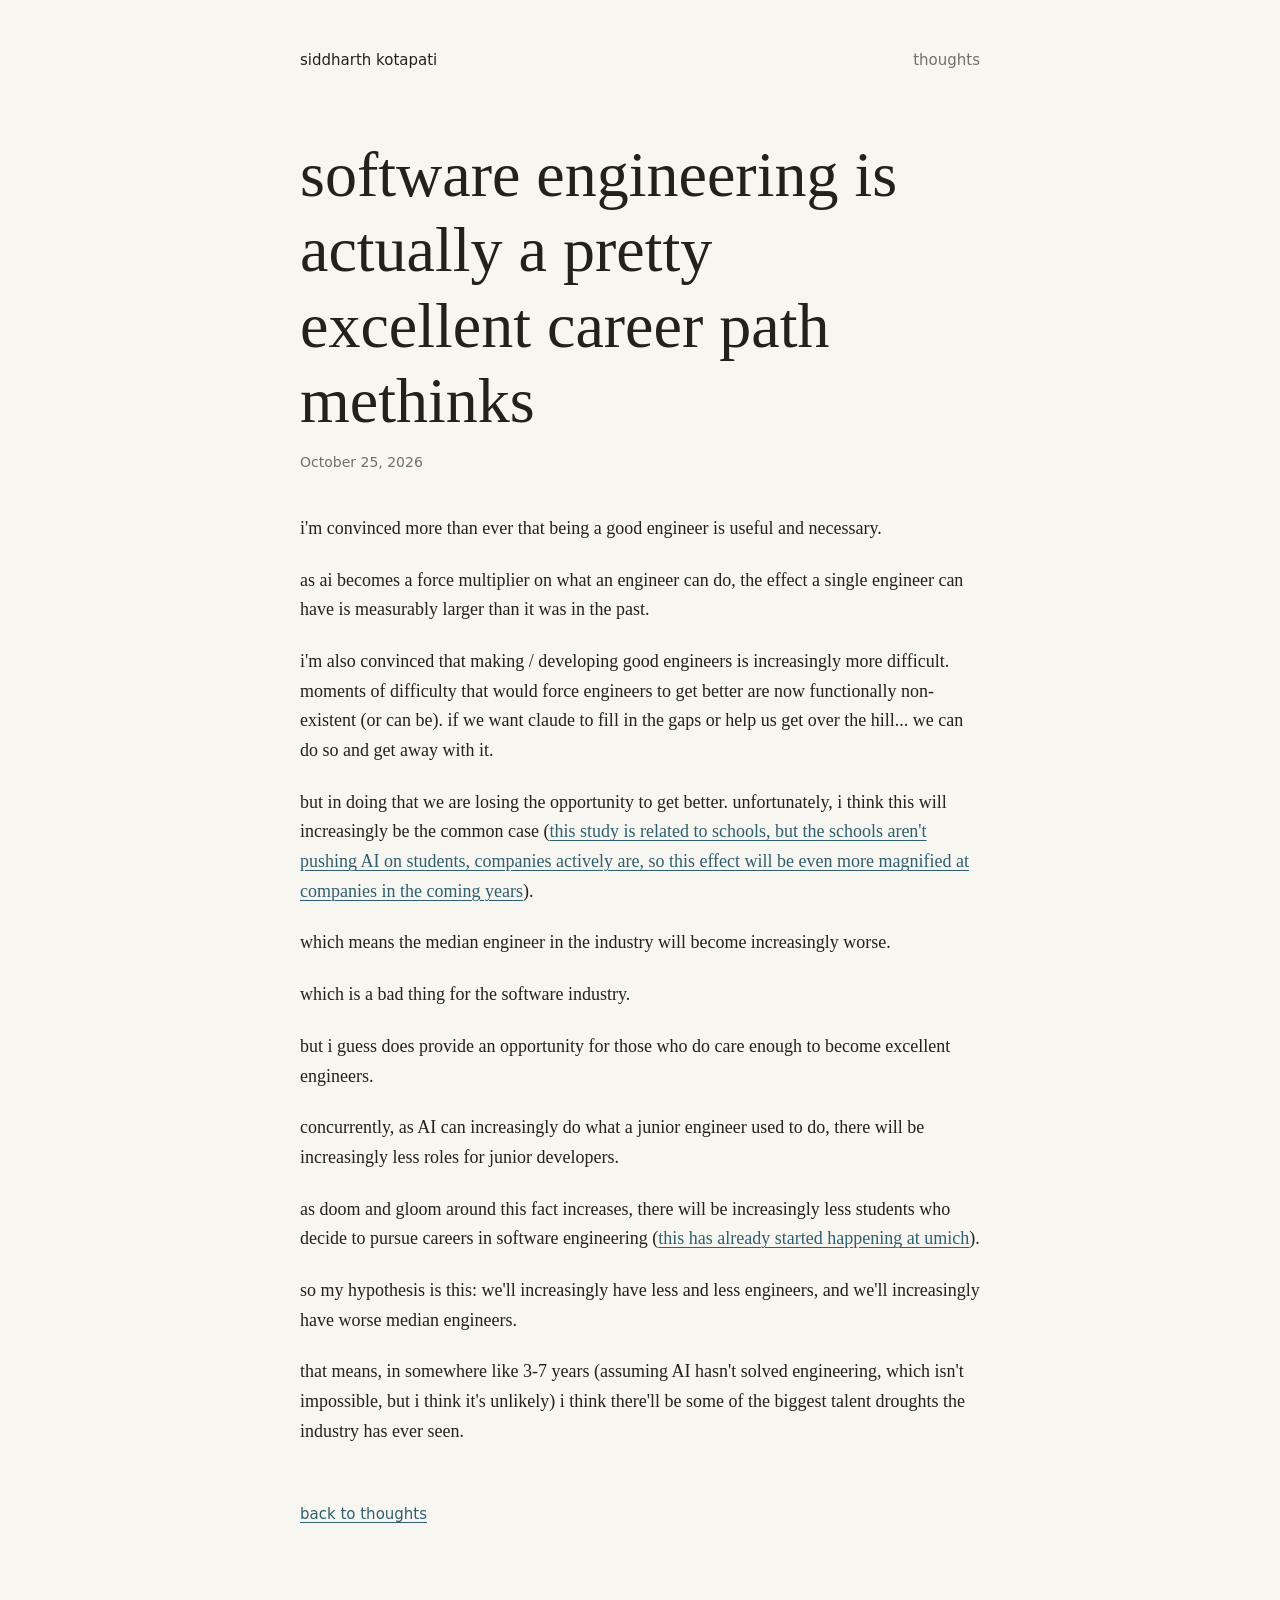
<file: thoughts/software-engineering-is-an-excellent-career-path.html>
<!doctype html>
<html lang="en">
  <head>
    <meta charset="utf-8">
    <meta name="viewport" content="width=device-width, initial-scale=1">
    <title>software engineering is actually a pretty excellent career path methinks</title>
    <meta
      name="description"
      content="A note from Sid on why software engineering may be an excellent career path."
    >
    <link rel="stylesheet" href="../styles.css">
  </head>
  <body>
    <main class="page post-page">
      <header class="site-header">
        <a class="name" href="../">siddharth kotapati</a>
        <nav aria-label="Primary">
          <a href="./">thoughts</a>
        </nav>
      </header>

      <article class="post">
        <h1>software engineering is actually a pretty excellent career path methinks</h1>
        <time datetime="2026-10-25">October 25, 2026</time>

        <p>
          i'm convinced more than ever that being a good engineer is useful and
          necessary.
        </p>

        <p>
          as ai becomes a force multiplier on what an engineer can do, the
          effect a single engineer can have is measurably larger than it was in
          the past.
        </p>

        <p>
          i'm also convinced that making / developing good engineers is
          increasingly more difficult. moments of difficulty that would force
          engineers to get better are now functionally non-existent (or can be).
          if we want claude to fill in the gaps or help us get over the hill...
          we can do so and get away with it.
        </p>

        <p>
          but in doing that we are losing the opportunity to get better.
          unfortunately, i think this will increasingly be the common case
          (<a href="https://wpnews.pro/news/failing-grades-soar-with-ai-usage-dwindling-math-skills-in-berkeley-cs-classes"
            >this study is related to schools, but the schools aren't pushing AI
            on students, companies actively are, so this effect will be even
            more magnified at companies in the coming years</a
          >).
        </p>

        <p>
          which means the median engineer in the industry will become
          increasingly worse.
        </p>

        <p>which is a bad thing for the software industry.</p>

        <p>
          but i guess does provide an opportunity for those who do care enough
          to become excellent engineers.
        </p>

        <p>
          concurrently, as AI can increasingly do what a junior engineer used to
          do, there will be increasingly less roles for junior developers.
        </p>

        <p>
          as doom and gloom around this fact increases, there will be
          increasingly less students who decide to pursue careers in software
          engineering (<a href="https://www.annarborrecord.com/articles/u-m-opens-computer-science-major-after-declarations-drop-60-muot3mnp"
            >this has already started happening at umich</a
          >).
        </p>

        <p>
          so my hypothesis is this: we'll increasingly have less and less
          engineers, and we'll increasingly have worse median engineers.
        </p>

        <p>
          that means, in somewhere like 3-7 years (assuming AI hasn't solved
          engineering, which isn't impossible, but i think it's unlikely) i
          think there'll be some of the biggest talent droughts the industry
          has ever seen.
        </p>
      </article>

      <p class="back-link"><a href="./">back to thoughts</a></p>
    </main>
  </body>
</html>
</file>
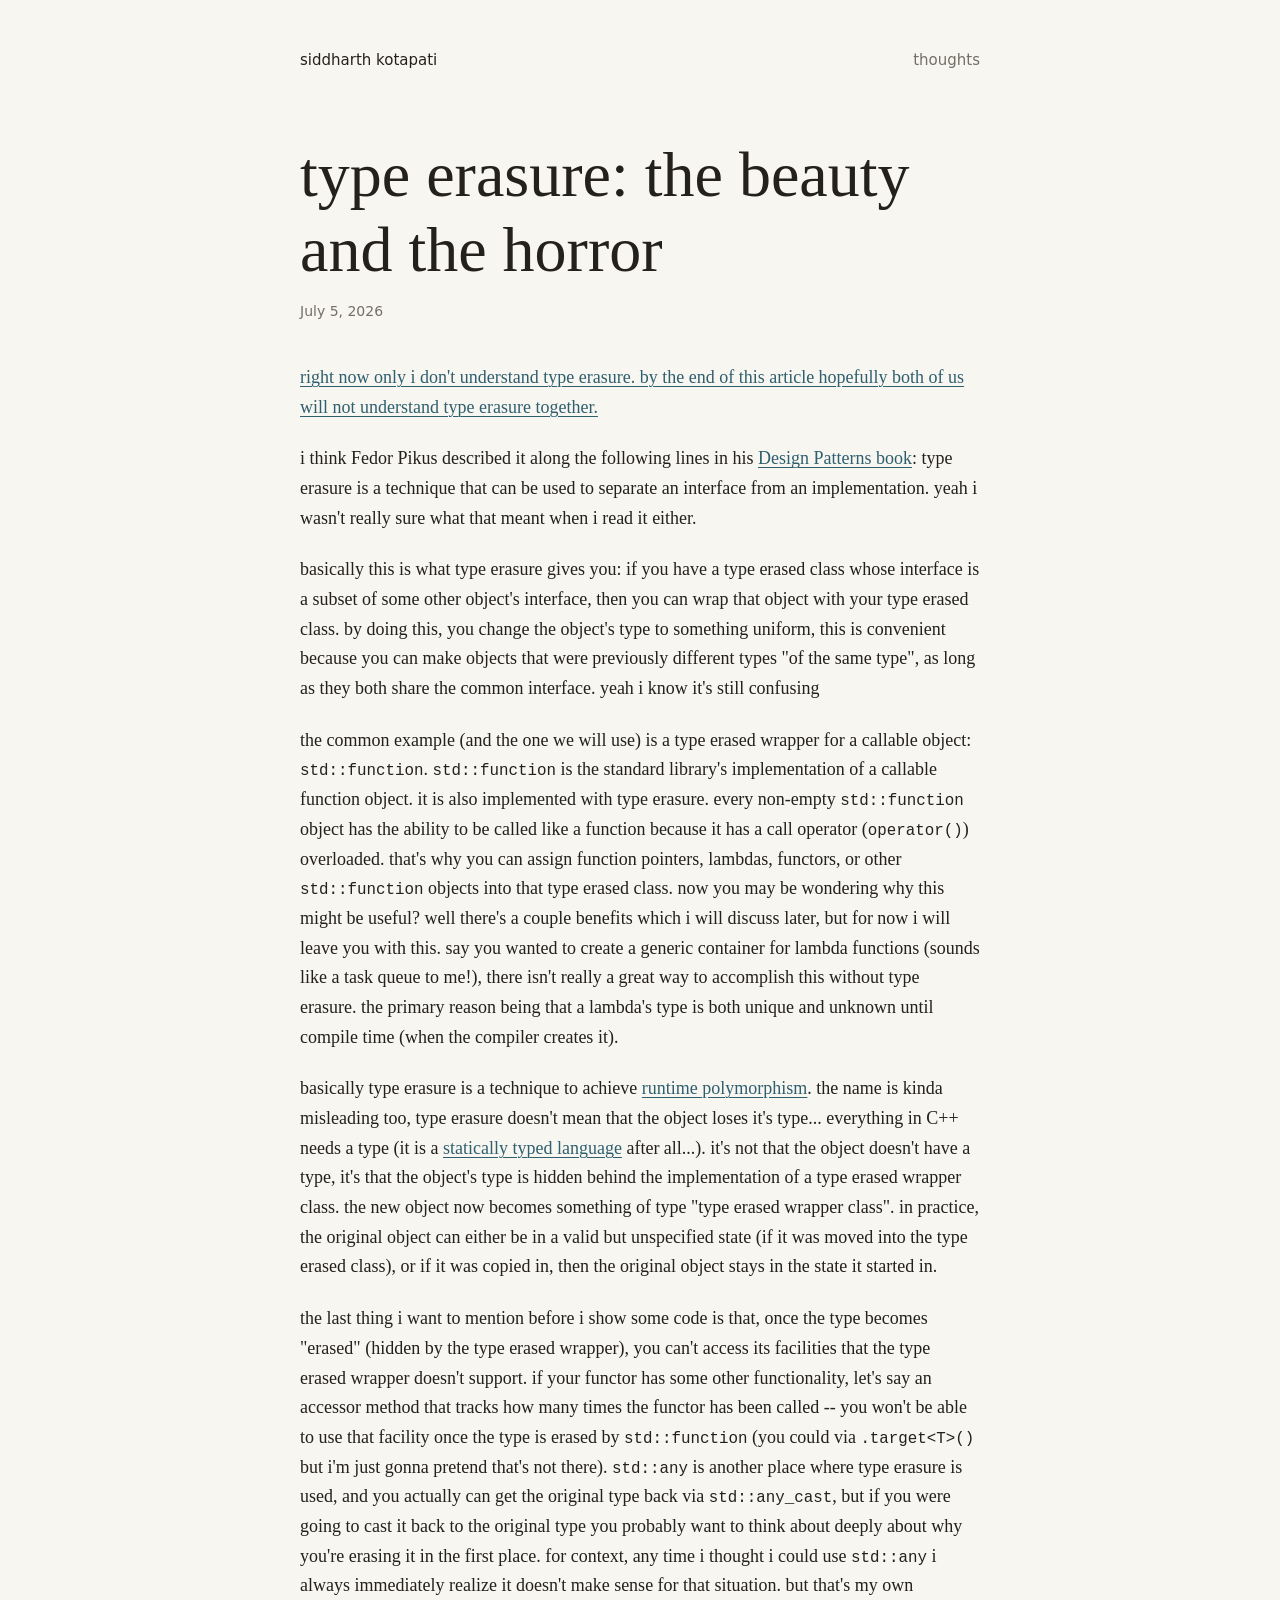
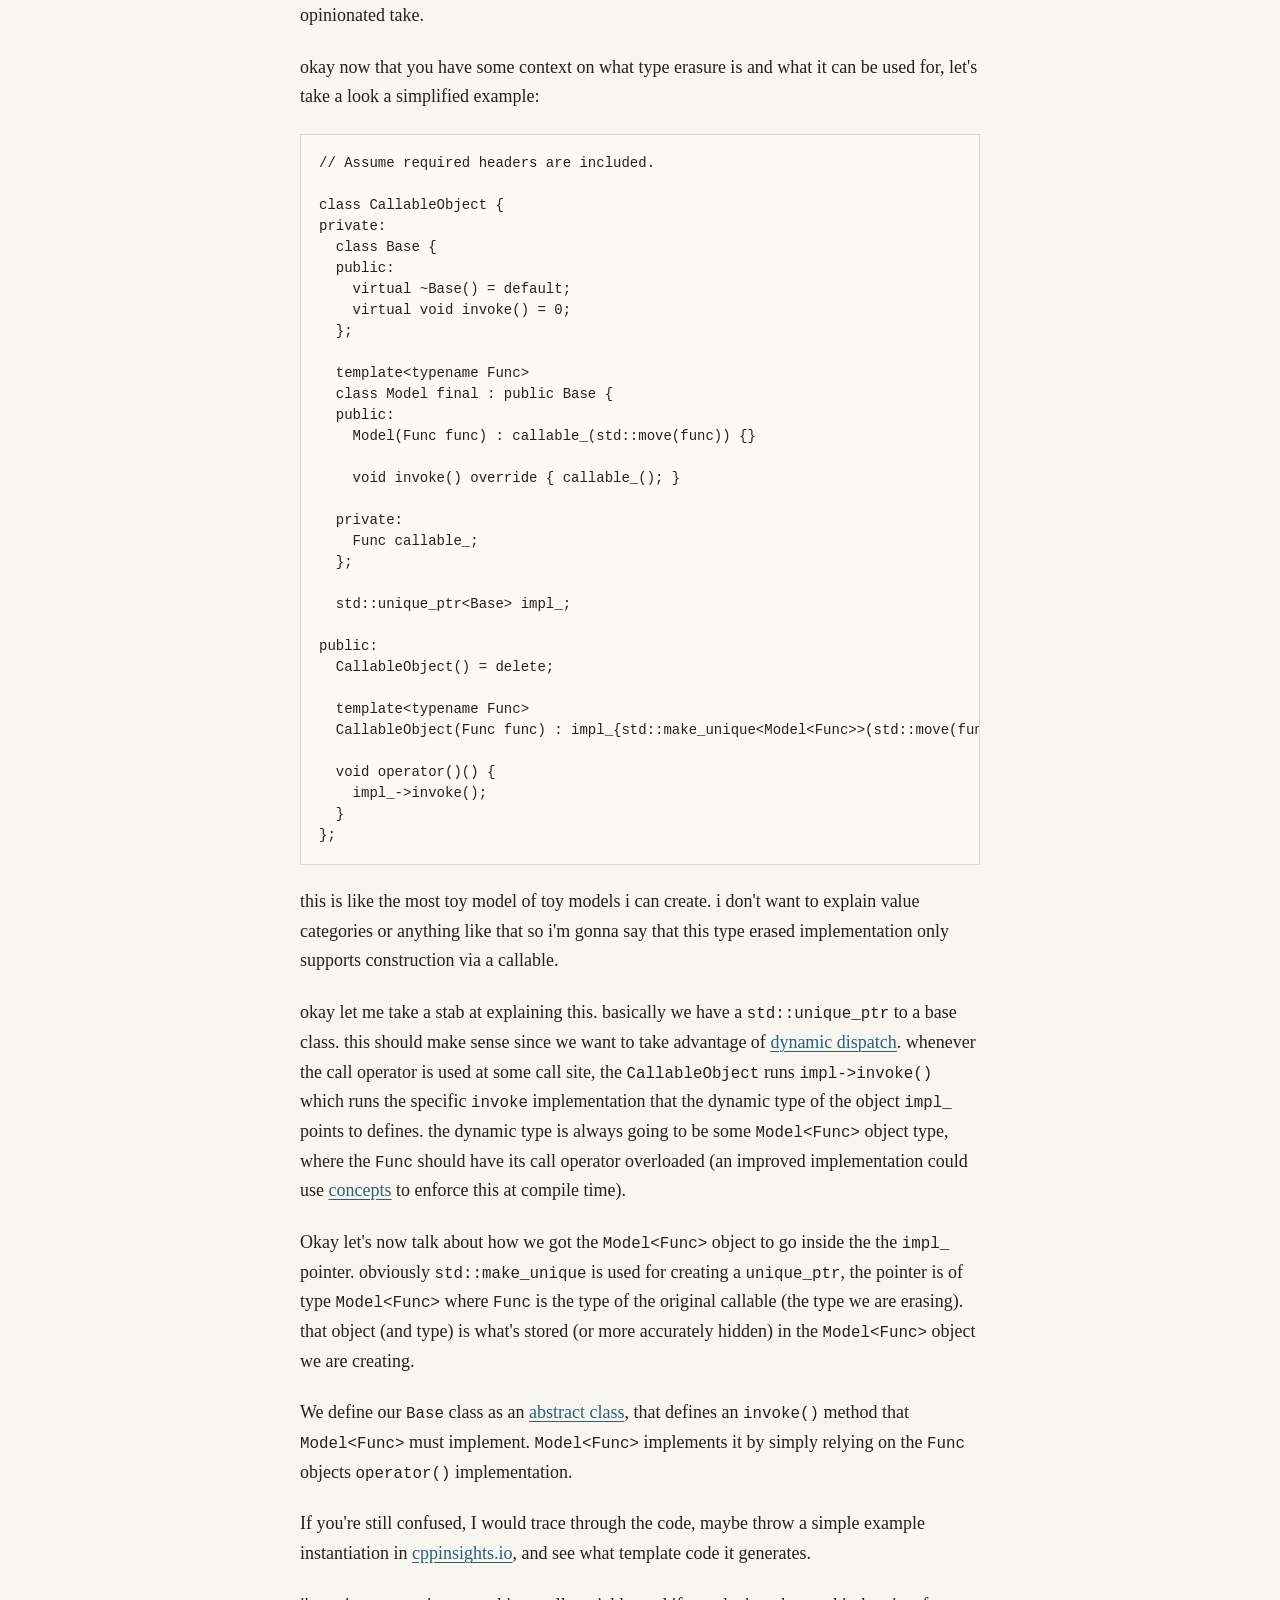
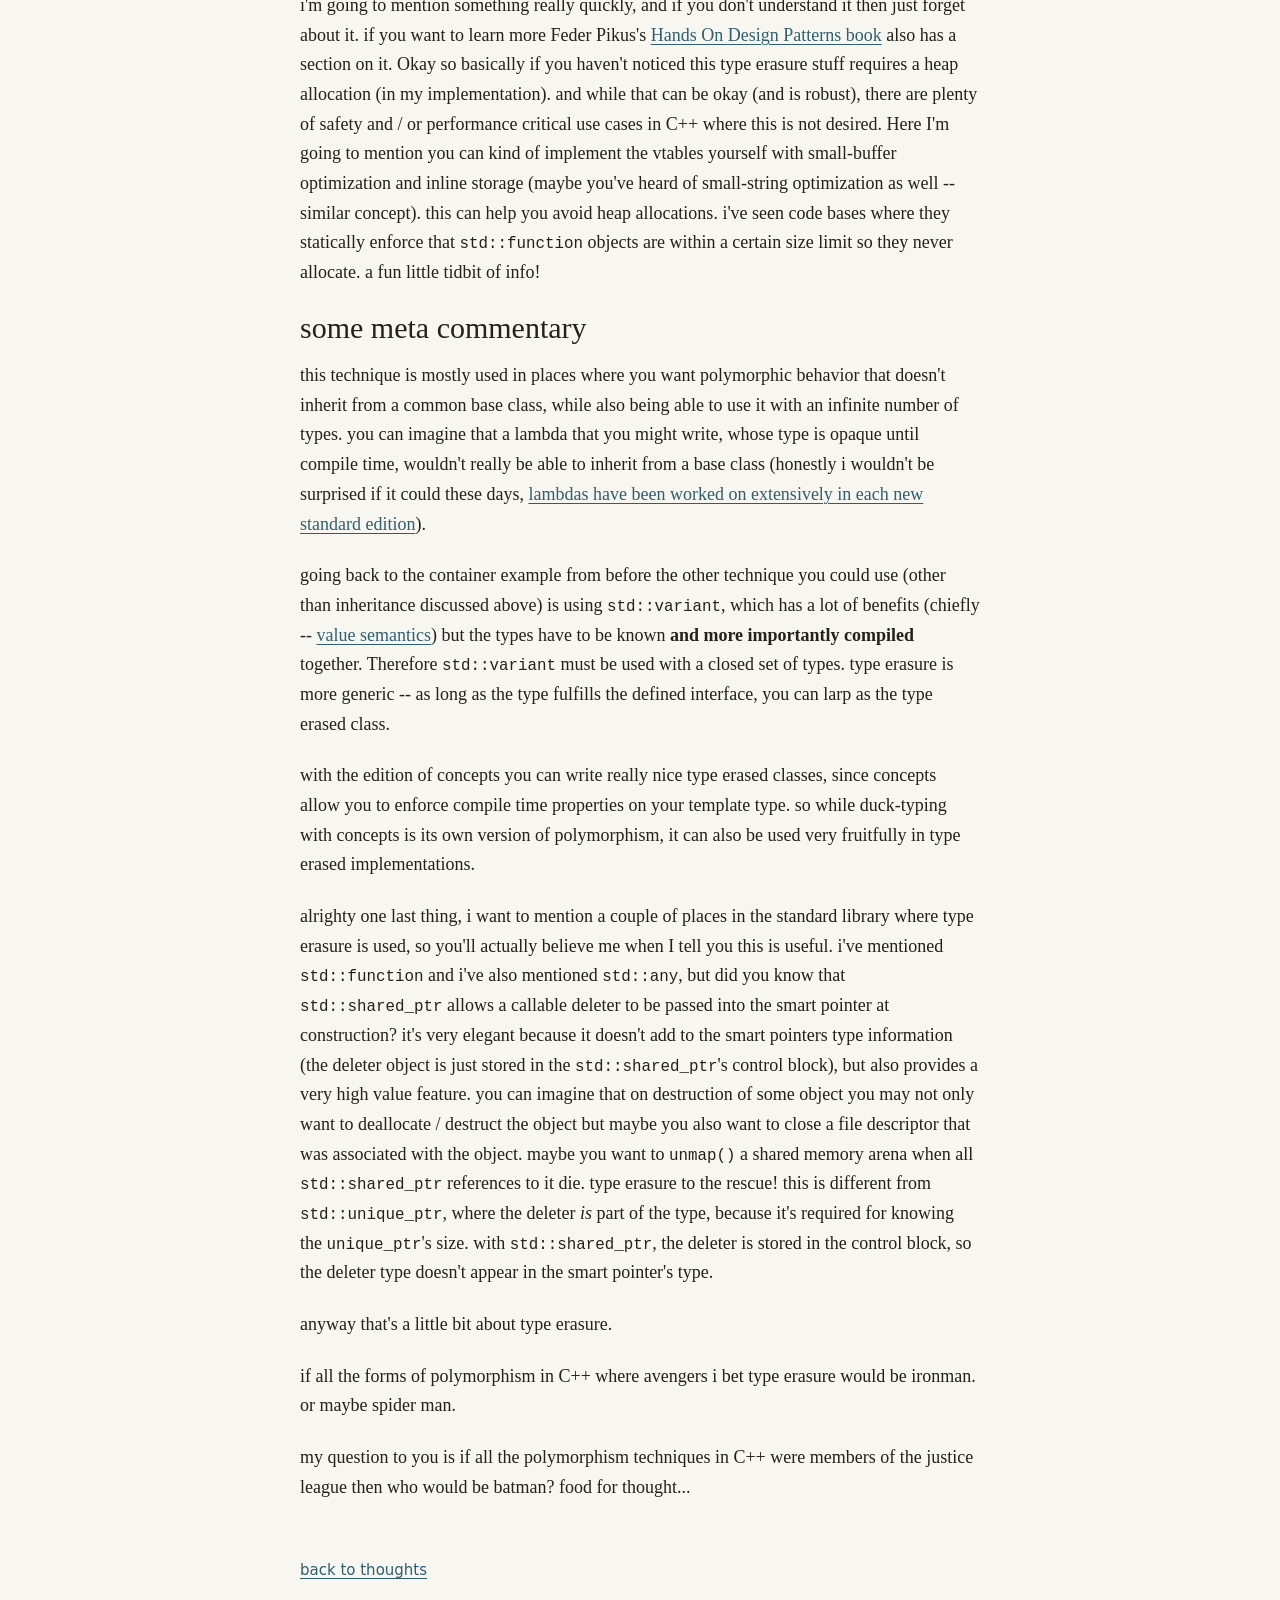
<file: thoughts/type-erasure-the-beauty-and-the-horror.html>
<!doctype html>
<html lang="en">
  <head>
    <meta charset="utf-8">
    <meta name="viewport" content="width=device-width, initial-scale=1">
    <title>type erasure: the beauty and the horror</title>
    <meta
      name="description"
      content="A note from Sid about type erasure in C++."
    >
    <link rel="stylesheet" href="../styles.css">
  </head>
  <body>
    <main class="page post-page">
      <header class="site-header">
        <a class="name" href="../">siddharth kotapati</a>
        <nav aria-label="Primary">
          <a href="./">thoughts</a>
        </nav>
      </header>

      <article class="post">
        <h1>type erasure: the beauty and the horror</h1>
        <time datetime="2026-07-05">July 5, 2026</time>

        <p>
          <a href="https://www.youtube.com/watch?v=uK2eFv7ne_Q"
            >right now only i don't understand type erasure. by the end of this
            article hopefully both of us will not understand type erasure
            together.</a
          >
        </p>

        <p>
          i think Fedor Pikus described it along the following lines in his
          <a
            href="https://www.packtpub.com/en-us/product/hands-on-design-patterns-with-c-9781788832564"
            >Design Patterns book</a
          >: type erasure is a technique that can be used to separate an
          interface from an implementation. yeah i wasn't really sure what that
          meant when i read it either.
        </p>

        <p>
          basically this is what type erasure gives you: if you have a type erased class whose interface is a subset of some other object's interface, then you can wrap that object with your type erased class. by doing this, you change the object's type to something uniform, this is convenient because you can make objects that were previously different types "of the same type", as long as they both share the common interface. yeah i know it's still confusing
        </p>
          
        <p>
          the common example (and the one we will use) is a type
          erased wrapper for a callable object: <code>std::function</code>.
          <code>std::function</code> is the standard library's implementation of a callable function object. it is also implemented with type erasure. every non-empty <code>std::function</code> object has the ability to be called like a
          function because it has a call operator (<code>operator()</code>)
          overloaded. that's why you can assign function pointers, lambdas,
          functors, or other <code>std::function</code> objects into that type
          erased class. now you may be wondering why this might be useful? well there's a
          couple benefits which i will discuss later, but for now i will leave
          you with this. say you wanted to create a generic container for
          lambda functions (sounds like a task queue to me!), there isn't really a great way to accomplish this without type erasure. the primary reason being that a lambda's type is both unique and unknown until compile time (when the compiler creates it). 
        </p>

        <p>
          basically type erasure is a technique to achieve
          <a href="https://www.geeksforgeeks.org/cpp/cpp-polymorphism/"
            >runtime polymorphism</a
          >. the name is kinda misleading too, type erasure doesn't mean that the
          object loses it's type... everything in C++ needs a type (it is a
          <a href="https://en.wikipedia.org/wiki/Type_safety"
            >statically typed language</a
          >
          after all...). it's not that the object doesn't have a type, it's that
          the object's type is hidden behind the implementation of a type erased
          wrapper class. the new object now becomes something of type "type
          erased wrapper class". in practice, the original object can either be in a valid but unspecified state (if it was moved into the type erased class), or if it was copied in, then the original object stays in the state it started in.
        </p>

        <p>
          the last thing i want to mention before i show some code is that, once
          the type becomes "erased" (hidden by the type erased wrapper), you
          can't access its facilities that the type erased wrapper doesn't
          support. if your functor has some other functionality, let's say an
          accessor method that tracks how many times the functor has been called
          -- you won't be able to use that facility once the type is erased by
          <code>std::function</code> (you could via
          <code>.target&lt;T&gt;()</code> but i'm just gonna pretend that's not there).
          <code>std::any</code> is another place where type erasure is used, and
          you actually can get the original type back via
          <code>std::any_cast</code>, but if you were going to cast it back to the
          original type you probably want to think about deeply about why
          you're erasing it in the first place. for context, any time i thought
          i could use <code>std::any</code> i always immediately realize it
          doesn't make sense for that situation. but that's my own opinionated
          take.
        </p>

        <p>
          okay now that you have some context on what type erasure is and what
          it can be used for, let's take a look a simplified example:
        </p>

        <pre><code>// Assume required headers are included.

class CallableObject {
private:
  class Base {
  public:
    virtual ~Base() = default;
    virtual void invoke() = 0;
  };

  template&lt;typename Func&gt;
  class Model final : public Base {
  public:
    Model(Func func) : callable_(std::move(func)) {}

    void invoke() override { callable_(); }

  private:
    Func callable_;
  };

  std::unique_ptr&lt;Base&gt; impl_;

public:
  CallableObject() = delete;

  template&lt;typename Func&gt;
  CallableObject(Func func) : impl_{std::make_unique&lt;Model&lt;Func&gt;&gt;(std::move(func))} {}

  void operator()() {
    impl_-&gt;invoke();
  }
};</code></pre>

        <p>
          this is like the most toy model of toy models i can create. i don't
          want to explain value categories or anything like that so i'm gonna
          say that this type erased implementation only supports construction
          via a callable.
        </p>

        <p>
          okay let me take a stab at explaining this. basically we have a
          <code>std::unique_ptr</code> to a base class. this should make sense
          since we want to take advantage of
          <a
            href="https://medium.com/@ahmedibrahimwahdan/dynamic-dispatch-in-c-understanding-runtime-polymorphism-behind-the-scene-58afb59c3ec7"
            >dynamic dispatch</a
          >. whenever the call operator is used at some call site, the
          <code>CallableObject</code> runs <code>impl-&gt;invoke()</code> which
          runs the specific <code>invoke</code> implementation that the dynamic
          type of the object <code>impl_</code> points to defines. the dynamic
          type is always going to be some <code>Model&lt;Func&gt;</code> object
          type, where the <code>Func</code> should have its call operator
          overloaded (an improved implementation could use
          <a href="https://www.cppstories.com/2021/concepts-intro/"
            >concepts</a
          >
          to enforce this at compile time).
        </p>

        <p>
          Okay let's now talk about how we got the
          <code>Model&lt;Func&gt;</code> object to go inside the the
          <code>impl_</code> pointer. obviously <code>std::make_unique</code>
          is used for creating a <code>unique_ptr</code>, the pointer is of type
          <code>Model&lt;Func&gt;</code> where <code>Func</code> is the type of
          the original callable (the type we are erasing). that object (and
          type) is what's stored (or more accurately hidden) in the
          <code>Model&lt;Func&gt;</code> object we are creating.
        </p>

        <p>
          We define our <code>Base</code> class as an
          <a href="https://en.cppreference.com/w/cpp/language/abstract_class"
            >abstract class</a
          >, that defines an <code>invoke()</code> method that
          <code>Model&lt;Func&gt;</code> must implement.
          <code>Model&lt;Func&gt;</code> implements it by simply relying on the
          <code>Func</code> objects <code>operator()</code> implementation.
        </p>

        <p>
          If you're still confused, I would trace through the code, maybe throw
          a simple example instantiation in
          <a href="https://cppinsights.io/">cppinsights.io</a>, and see what
          template code it generates.
        </p>

        <p>
          i'm going to mention something really quickly, and if you don't
          understand it then just forget about it. if you want to learn more
          Feder Pikus's
          <a
            href="https://www.packtpub.com/en-us/product/hands-on-design-patterns-with-c-9781788832564"
            >Hands On Design Patterns book</a
          >
          also has a section on it. Okay so basically if you haven't noticed
          this type erasure stuff requires a heap allocation (in my
          implementation). and while that can be okay (and is robust), there are
          plenty of safety and / or performance critical use cases in C++ where
          this is not desired. Here I'm going to mention you can kind of
          implement the vtables yourself with small-buffer optimization and
          inline storage (maybe you've heard of small-string optimization as
          well -- similar concept). this can help you avoid heap allocations.
          i've seen code bases where they statically enforce that
          <code>std::function</code> objects are within a certain size limit so
          they never allocate. a fun little tidbit of info!
        </p>

        <h2>some meta commentary</h2>

        <p>
          this technique is mostly used in places where you want polymorphic
          behavior that doesn't inherit from a common base class, while also
          being able to use it with an infinite number of types. you can imagine
          that a lambda that you might write, whose type is opaque until compile
          time, wouldn't really be able to inherit from a base class (honestly i
          wouldn't be surprised if it could these days,
          <a href="https://leanpub.com/cpplambda"
            >lambdas have been worked on extensively in each new standard
            edition</a
          >).
        </p>

        <p>
          going back to the container example from before the other technique
          you could use (other than inheritance discussed above) is using
          <code>std::variant</code>, which has a lot of benefits (chiefly --
          <a
            href="https://www.youtube.com/watch?v=G9MxNwUoSt0&t=2259s&pp=ygUPdmFsdWUgc2VtYW50aWNz"
            >value semantics</a
          >) but the types have to be known
          <strong>and more importantly compiled</strong> together. Therefore
          <code>std::variant</code> must be used with a closed set of types.
          type erasure is more generic -- as long as the type fulfills the
          defined interface, you can larp as the type erased class.
        </p>

        <p>
          with the edition of concepts you can write really nice type erased
          classes, since concepts allow you to enforce compile time properties
          on your template type. so while duck-typing with concepts is its own
          version of polymorphism, it can also be used very fruitfully in type
          erased implementations.
        </p>

        <p>
          alrighty one last thing, i want to mention a couple of places in the
          standard library where type erasure is used, so you'll actually
          believe me when I tell you this is useful. i've mentioned
          <code>std::function</code> and i've also mentioned
          <code>std::any</code>, but did you know that
          <code>std::shared_ptr</code> allows a callable deleter to be
          passed into the smart pointer at construction? it's very elegant
          because it doesn't add to the smart pointers type information (the
          deleter object is just stored in the <code>std::shared_ptr</code>'s
          control block), but also provides a very high value feature. you can
          imagine that on destruction of some object you may not only want to
          deallocate / destruct the object but maybe you also want to close a
          file descriptor that was associated with the object. maybe you want to
          <code>unmap()</code> a shared memory arena when all
          <code>std::shared_ptr</code> references to it die. type erasure to the
          rescue! this is different from
          <code>std::unique_ptr</code>, where the deleter <em>is</em> part of
          the type, because it's required for knowing the
          <code>unique_ptr</code>'s size. with
          <code>std::shared_ptr</code>, the deleter is stored in the control
          block, so the deleter type doesn't appear in the smart pointer's type.
        </p>

        <p>
          anyway that's a little bit about type erasure.
        </p>

        <p>
          if all the forms of polymorphism in C++ where avengers i bet type
          erasure would be ironman. or maybe spider man.
        </p>

        <p>
          my question to you is if all the polymorphism techniques in C++ were
          members of the justice league then who would be batman? food for
          thought...
        </p>
      </article>

      <p class="back-link"><a href="./">back to thoughts</a></p>
    </main>
  </body>
</html>
</file>
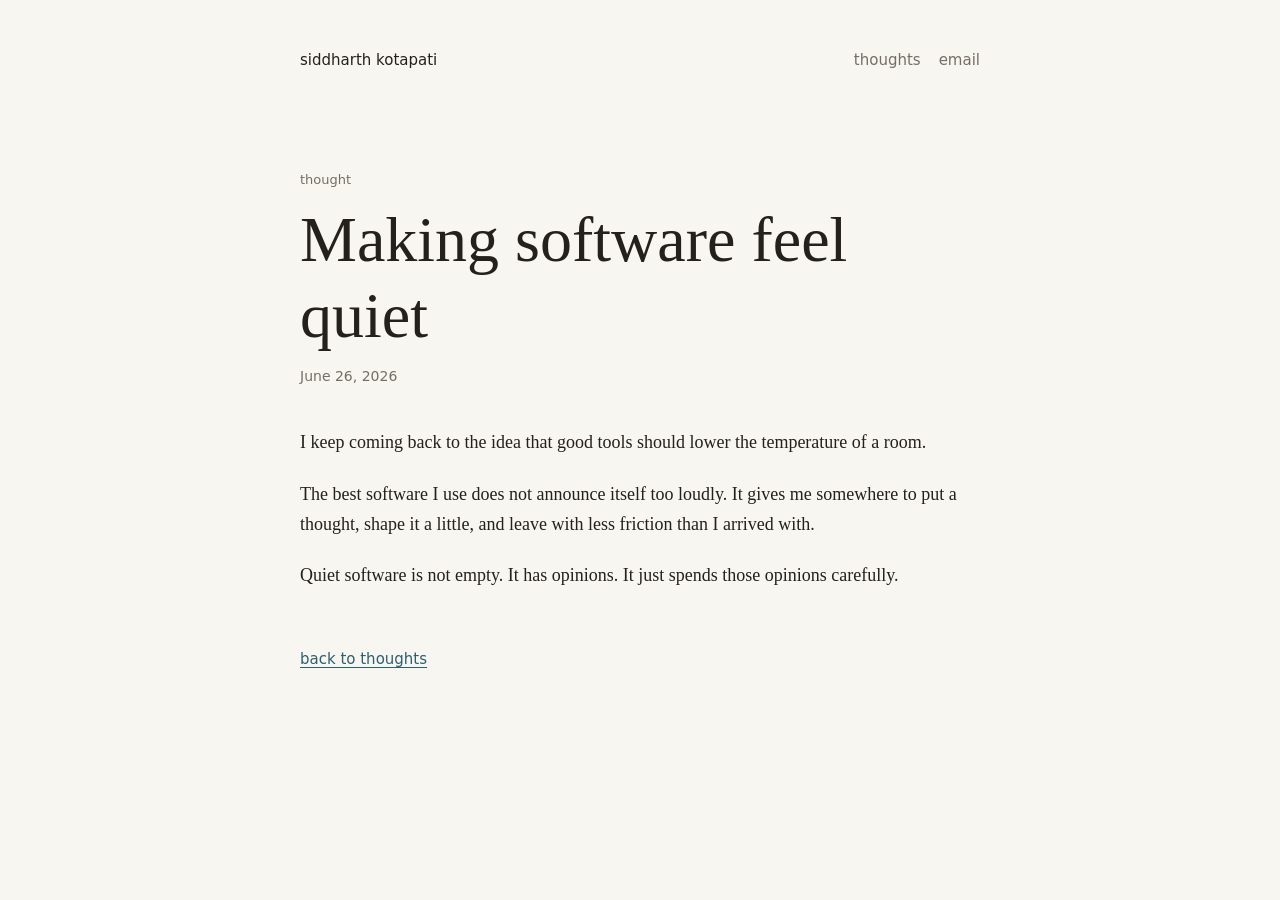
<file: website/thoughts/making-software-feel-quiet.html>
<!doctype html>
<html lang="en">
  <head>
    <meta charset="utf-8">
    <meta name="viewport" content="width=device-width, initial-scale=1">
    <title>Making Software Feel Quiet - Siddharth Kotapati</title>
    <meta
      name="description"
      content="A short note about software that respects attention."
    >
    <link rel="stylesheet" href="../styles.css">
  </head>
  <body>
    <main class="page">
      <header class="site-header">
        <a class="name" href="../">siddharth kotapati</a>
        <nav aria-label="Primary">
          <a href="./">thoughts</a>
          <a href="mailto:hello@example.com">email</a>
        </nav>
      </header>

      <article class="post">
        <p class="kicker">thought</p>
        <h1>Making software feel quiet</h1>
        <time datetime="2026-06-26">June 26, 2026</time>

        <p>
          I keep coming back to the idea that good tools should lower the
          temperature of a room.
        </p>

        <p>
          The best software I use does not announce itself too loudly. It gives
          me somewhere to put a thought, shape it a little, and leave with less
          friction than I arrived with.
        </p>

        <p>
          Quiet software is not empty. It has opinions. It just spends those
          opinions carefully.
        </p>
      </article>

      <p class="back-link"><a href="./">back to thoughts</a></p>
    </main>
  </body>
</html>
</file>
<file: styles.css>
:root {
  color-scheme: light;
  --background: #f8f6f0;
  --text: #24211d;
  --muted: #746f66;
  --line: #ddd7cb;
  --link: #2f5f6f;
  --link-hover: #173b46;
  --selection: #d9e7e6;
}

* {
  box-sizing: border-box;
}

::selection {
  background: var(--selection);
}

html {
  min-height: 100%;
}

body {
  margin: 0;
  min-height: 100%;
  background: var(--background);
  color: var(--text);
  font-family: Georgia, "Times New Roman", serif;
  font-size: 18px;
  line-height: 1.65;
  text-rendering: optimizeLegibility;
}

a {
  color: var(--link);
  text-decoration-thickness: 0.06em;
  text-underline-offset: 0.18em;
}

a:hover {
  color: var(--link-hover);
}

.page {
  width: min(100% - 40px, 680px);
  margin: 0 auto;
  padding: 48px 0 72px;
}

.site-header {
  display: flex;
  align-items: baseline;
  justify-content: space-between;
  gap: 24px;
  margin-bottom: 96px;
  font-size: 15px;
  font-family: ui-sans-serif, system-ui, -apple-system, BlinkMacSystemFont,
    "Segoe UI", sans-serif;
}

.thoughts-page .site-header {
  margin-bottom: 64px;
}

.home-page .site-header {
  margin-bottom: 64px;
}

.post-page .site-header {
  margin-bottom: 64px;
}

.name {
  color: var(--text);
  text-decoration: none;
}

nav {
  display: flex;
  gap: 18px;
  flex-wrap: wrap;
  justify-content: flex-end;
}

nav a {
  color: var(--muted);
  text-decoration: none;
}

nav a:hover,
nav a[aria-current="page"] {
  color: var(--text);
}

.intro {
  margin-bottom: 64px;
}

.intro.compact {
  margin-bottom: 44px;
}

.kicker {
  margin: 0 0 12px;
  color: var(--muted);
  font-family: ui-sans-serif, system-ui, -apple-system, BlinkMacSystemFont,
    "Segoe UI", sans-serif;
  font-size: 13px;
  letter-spacing: 0;
  text-transform: lowercase;
}

h1,
h2 {
  font-weight: 400;
  line-height: 1.18;
}

h1 {
  max-width: 620px;
  margin: 0 0 24px;
  font-size: clamp(36px, 7vw, 64px);
}

h2 {
  margin: 0 0 16px;
  font-size: 22px;
}

.currently h2 {
  font-size: 30px;
}

p {
  margin: 0 0 22px;
}

code {
  font-family: ui-monospace, SFMono-Regular, Menlo, Monaco, Consolas,
    "Liberation Mono", monospace;
  font-size: 0.88em;
  color: inherit;
  white-space: nowrap;
}

pre {
  overflow-x: auto;
  padding: 18px;
  margin: 0 0 22px;
  border: 1px solid var(--line);
  background: rgba(255, 255, 255, 0.42);
  font-size: 14px;
  line-height: 1.5;
}

pre code {
  font-size: 1em;
  white-space: pre;
}

h1 code,
.thought-list code {
  font-size: 0.78em;
}

.thought-list code {
  padding-top: 0.06em;
  padding-bottom: 0.06em;
}

.section {
  padding-top: 30px;
  margin-top: 30px;
  border-top: 1px solid var(--line);
}

.quiet-list,
.thought-list {
  padding: 0;
  margin: 0;
  list-style: none;
}

.quiet-list li {
  margin-bottom: 8px;
}

.thought-list li {
  display: grid;
  grid-template-columns: 1fr auto;
  gap: 24px;
  align-items: baseline;
  padding: 13px 0;
  border-top: 1px solid var(--line);
}

.thought-list li:last-child {
  border-bottom: 1px solid var(--line);
}

.thought-list a {
  color: var(--text);
  text-decoration: none;
}

.thought-list a:hover {
  color: var(--link-hover);
  text-decoration: underline;
  text-decoration-thickness: 0.06em;
  text-underline-offset: 0.18em;
}

time {
  color: var(--muted);
  font-family: ui-sans-serif, system-ui, -apple-system, BlinkMacSystemFont,
    "Segoe UI", sans-serif;
  font-size: 14px;
  white-space: nowrap;
}

.post h1 {
  margin-bottom: 12px;
}

.post h2 {
  font-size: 30px;
}

.post time {
  display: block;
  margin-bottom: 40px;
}

.post {
  margin-bottom: 56px;
}

sup {
  line-height: 0;
}

.footnotes {
  padding-top: 18px;
  margin-top: 42px;
  border-top: 1px solid var(--line);
  color: var(--muted);
  font-size: 13px;
}

.footnotes p {
  margin-bottom: 0;
}

.back-link {
  font-family: ui-sans-serif, system-ui, -apple-system, BlinkMacSystemFont,
    "Segoe UI", sans-serif;
  font-size: 15px;
}

@media (max-width: 560px) {
  body {
    font-size: 17px;
  }

  .page {
    width: min(100% - 32px, 680px);
    padding-top: 32px;
  }

  .site-header {
    display: block;
    margin-bottom: 72px;
  }

  nav {
    justify-content: flex-start;
    margin-top: 12px;
  }

  .thought-list li {
    grid-template-columns: 1fr;
    gap: 2px;
  }
}
</file>
<file: website/styles.css>
:root {
  color-scheme: light;
  --background: #f8f6f0;
  --text: #24211d;
  --muted: #746f66;
  --line: #ddd7cb;
  --link: #2f5f6f;
  --link-hover: #173b46;
  --selection: #d9e7e6;
}

* {
  box-sizing: border-box;
}

::selection {
  background: var(--selection);
}

html {
  min-height: 100%;
}

body {
  margin: 0;
  min-height: 100%;
  background: var(--background);
  color: var(--text);
  font-family: Georgia, "Times New Roman", serif;
  font-size: 18px;
  line-height: 1.65;
  text-rendering: optimizeLegibility;
}

a {
  color: var(--link);
  text-decoration-thickness: 0.06em;
  text-underline-offset: 0.18em;
}

a:hover {
  color: var(--link-hover);
}

.page {
  width: min(100% - 40px, 680px);
  margin: 0 auto;
  padding: 48px 0 72px;
}

.site-header {
  display: flex;
  align-items: baseline;
  justify-content: space-between;
  gap: 24px;
  margin-bottom: 96px;
  font-size: 15px;
  font-family: ui-sans-serif, system-ui, -apple-system, BlinkMacSystemFont,
    "Segoe UI", sans-serif;
}

.name {
  color: var(--text);
  text-decoration: none;
}

nav {
  display: flex;
  gap: 18px;
  flex-wrap: wrap;
  justify-content: flex-end;
}

nav a {
  color: var(--muted);
  text-decoration: none;
}

nav a:hover,
nav a[aria-current="page"] {
  color: var(--text);
}

.intro {
  margin-bottom: 64px;
}

.intro.compact {
  margin-bottom: 44px;
}

.kicker {
  margin: 0 0 12px;
  color: var(--muted);
  font-family: ui-sans-serif, system-ui, -apple-system, BlinkMacSystemFont,
    "Segoe UI", sans-serif;
  font-size: 13px;
  letter-spacing: 0;
  text-transform: lowercase;
}

h1,
h2 {
  font-weight: 400;
  line-height: 1.18;
}

h1 {
  max-width: 620px;
  margin: 0 0 24px;
  font-size: clamp(36px, 7vw, 64px);
}

h2 {
  margin: 0 0 16px;
  font-size: 22px;
}

p {
  margin: 0 0 22px;
}

.section {
  padding-top: 30px;
  margin-top: 30px;
  border-top: 1px solid var(--line);
}

.quiet-list,
.thought-list {
  padding: 0;
  margin: 0;
  list-style: none;
}

.quiet-list li {
  margin-bottom: 8px;
}

.thought-list li {
  display: grid;
  grid-template-columns: 1fr auto;
  gap: 24px;
  align-items: baseline;
  padding: 13px 0;
  border-top: 1px solid var(--line);
}

.thought-list li:last-child {
  border-bottom: 1px solid var(--line);
}

.thought-list a {
  color: var(--text);
  text-decoration: none;
}

.thought-list a:hover {
  color: var(--link-hover);
  text-decoration: underline;
  text-decoration-thickness: 0.06em;
  text-underline-offset: 0.18em;
}

time {
  color: var(--muted);
  font-family: ui-sans-serif, system-ui, -apple-system, BlinkMacSystemFont,
    "Segoe UI", sans-serif;
  font-size: 14px;
  white-space: nowrap;
}

.post h1 {
  margin-bottom: 12px;
}

.post time {
  display: block;
  margin-bottom: 40px;
}

.post {
  margin-bottom: 56px;
}

.back-link {
  font-family: ui-sans-serif, system-ui, -apple-system, BlinkMacSystemFont,
    "Segoe UI", sans-serif;
  font-size: 15px;
}

@media (max-width: 560px) {
  body {
    font-size: 17px;
  }

  .page {
    width: min(100% - 32px, 680px);
    padding-top: 32px;
  }

  .site-header {
    display: block;
    margin-bottom: 72px;
  }

  nav {
    justify-content: flex-start;
    margin-top: 12px;
  }

  .thought-list li {
    grid-template-columns: 1fr;
    gap: 2px;
  }
}
</file>
